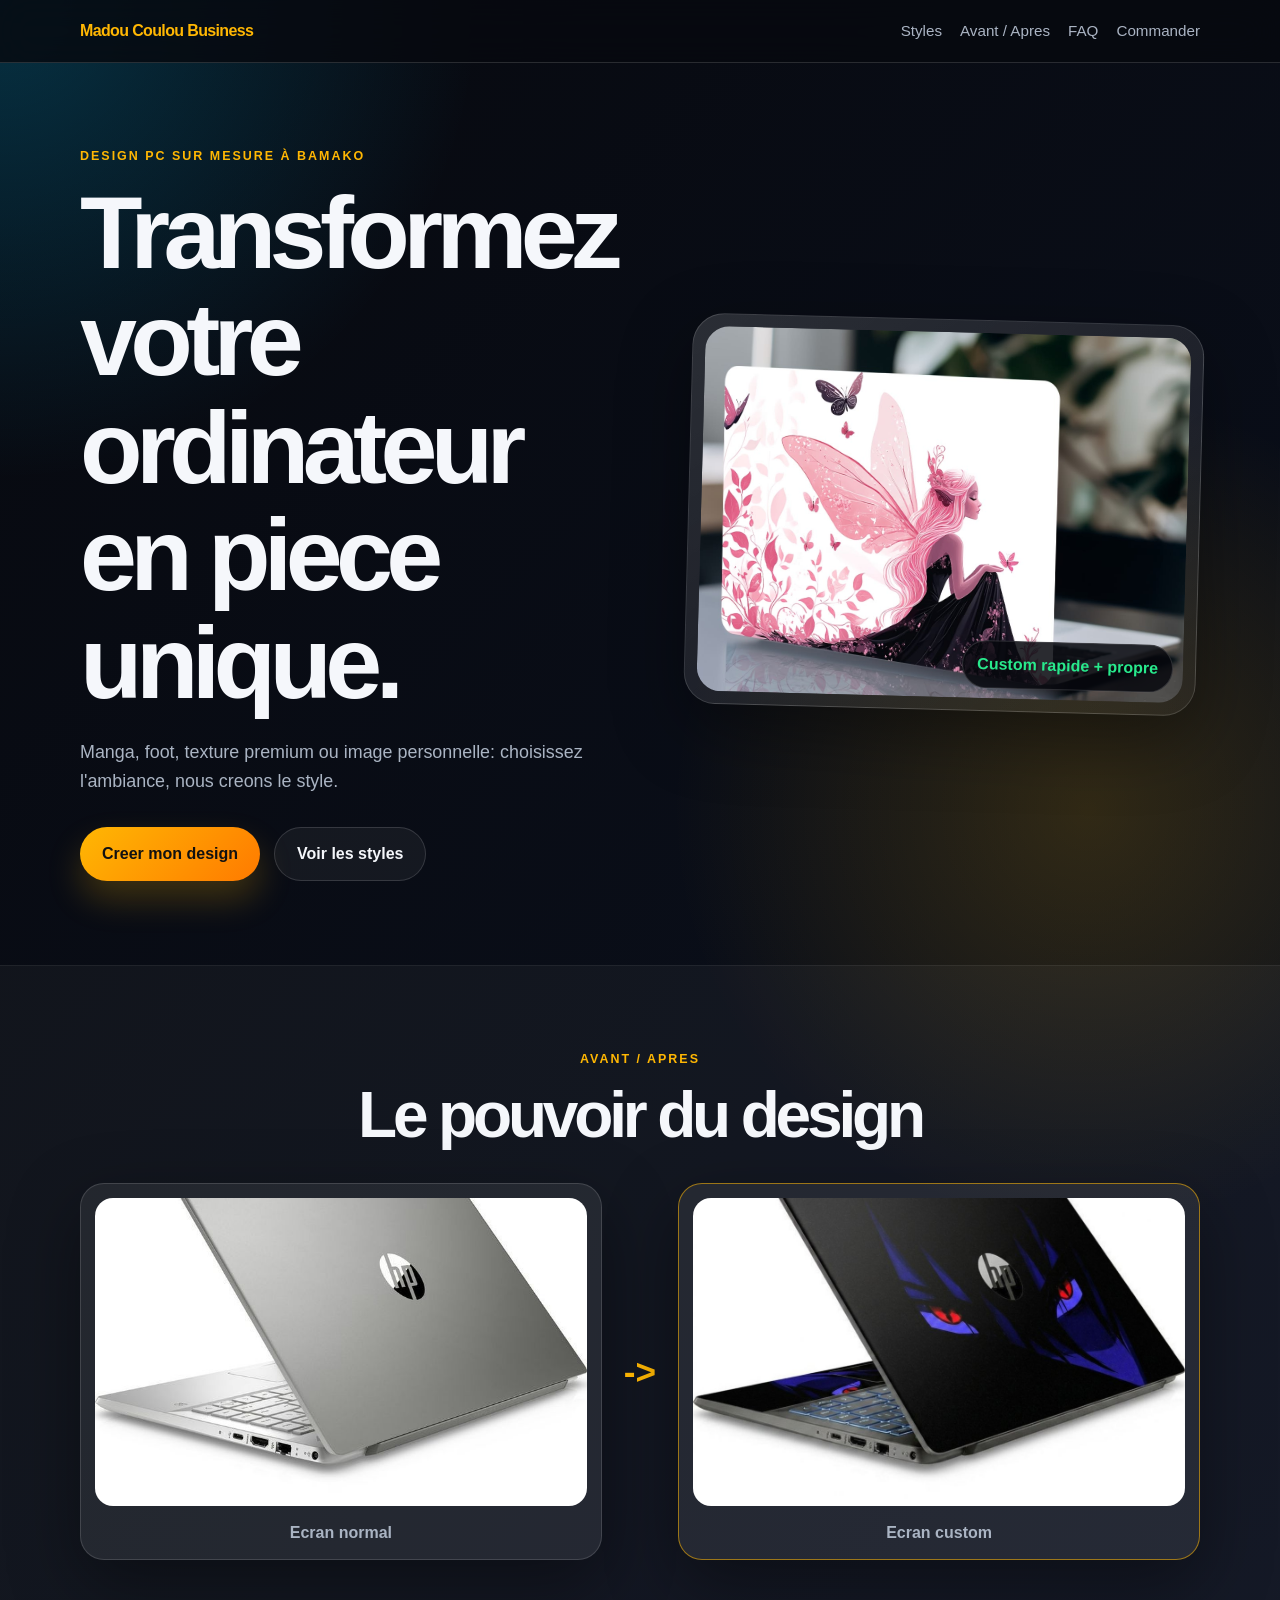
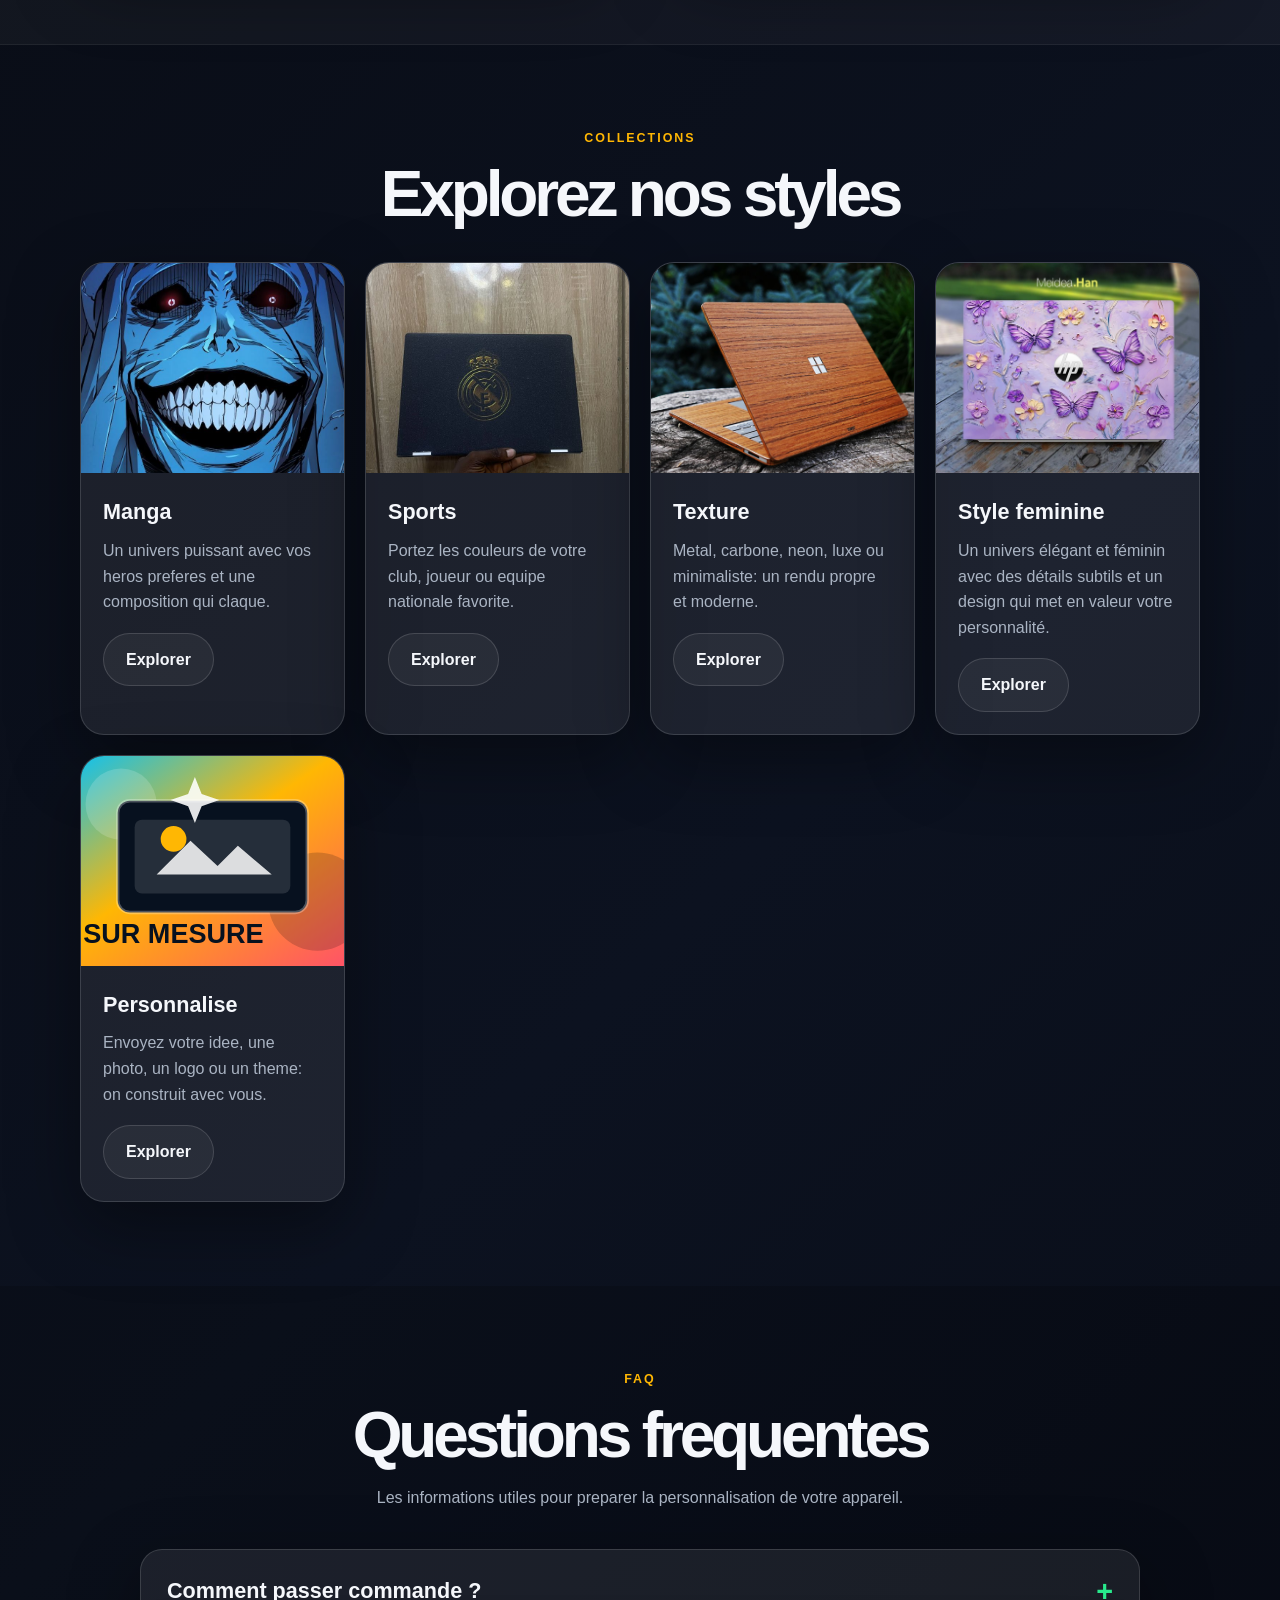
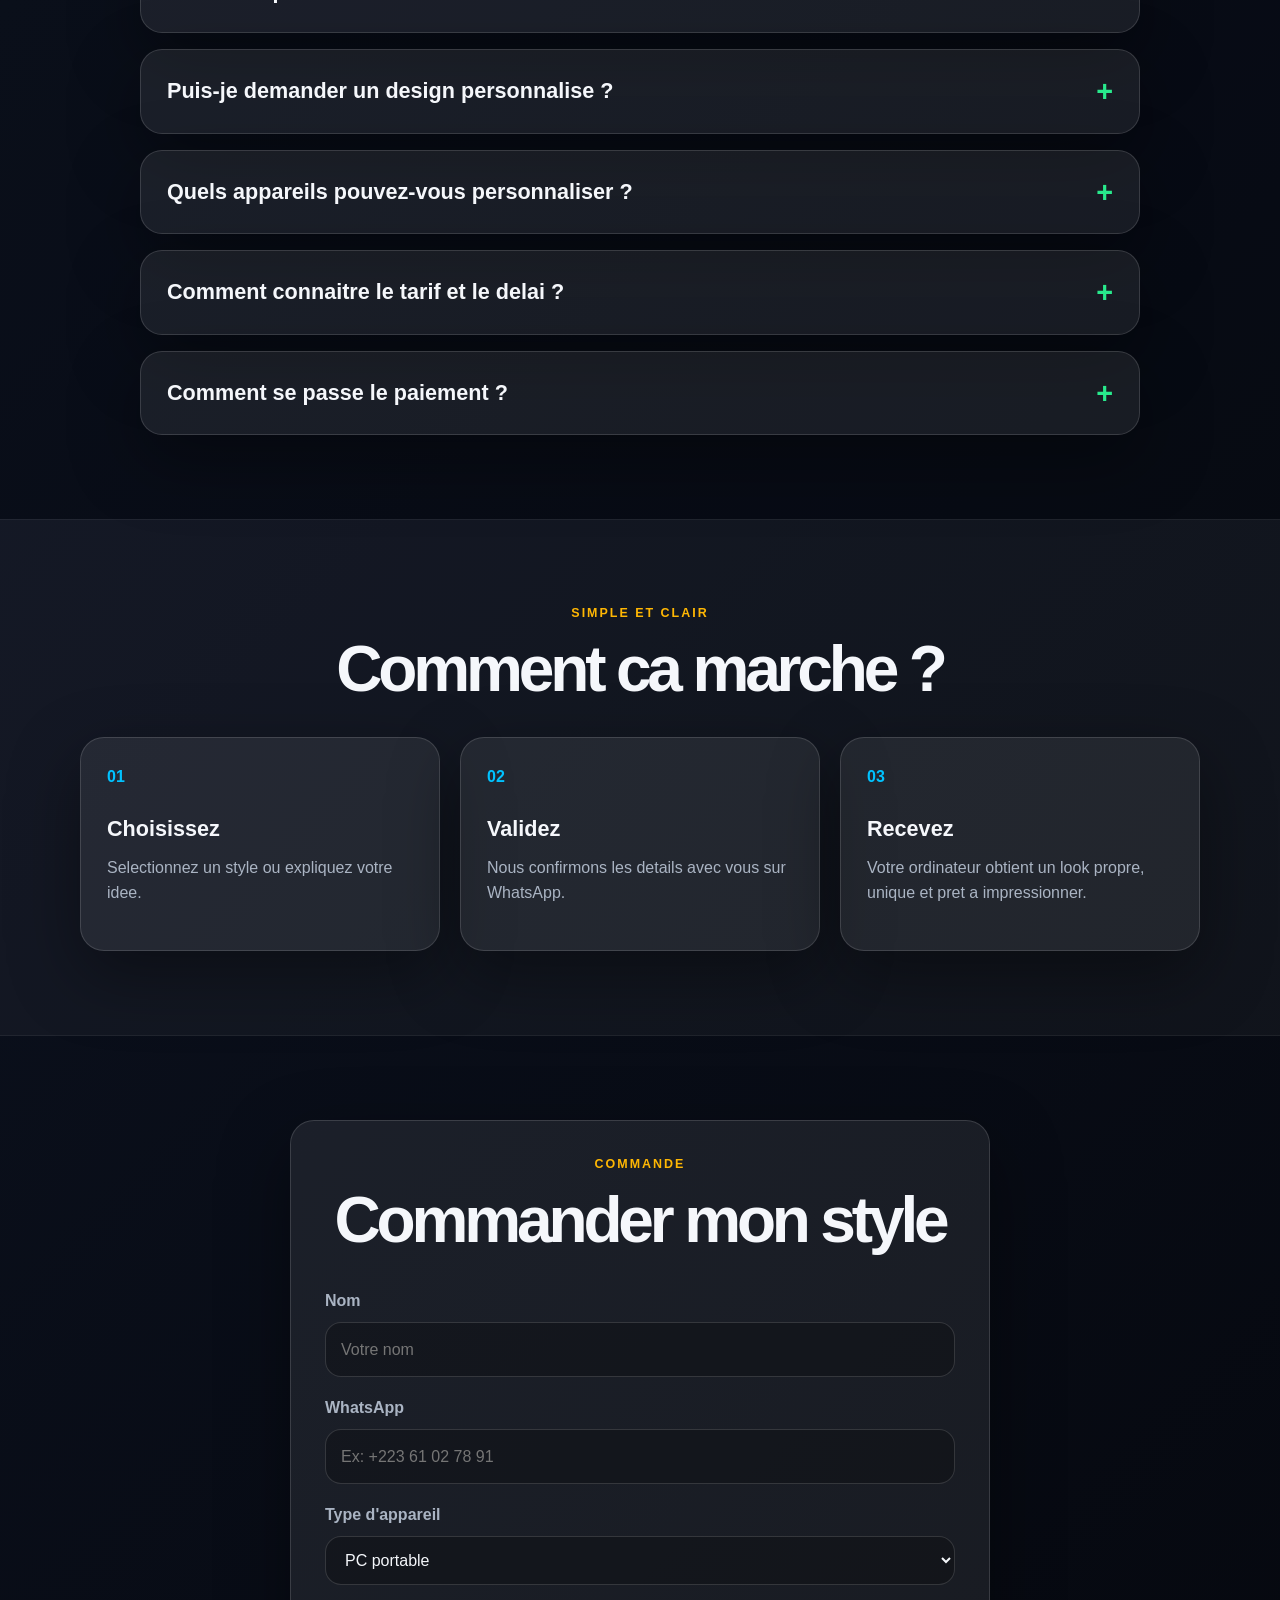
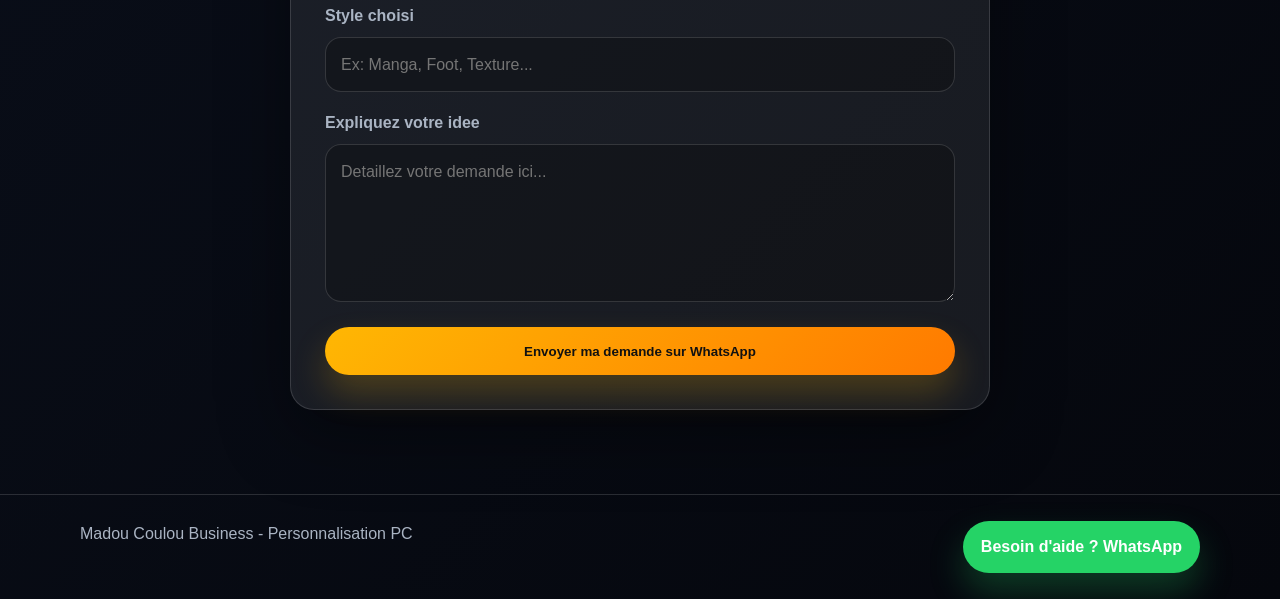
<file: index.html>
<!DOCTYPE html>
<html lang="fr">
<head>
    <meta charset="UTF-8">
    <meta name="viewport" content="width=device-width, initial-scale=1.0">
    <meta name="description" content="Madou Coulou Business personnalise vos ordinateurs avec des designs manga, foot, texture ou sur mesure.">
    <title>Madou Coulou Business - Personnalisation PC</title>
    <link rel="stylesheet" href="style.css">
</head>
<body>


    <header class="site-header">
        <div class="container header-content">
            <a href="index.html" class="logo">Madou Coulou Business</a>
            <nav class="main-nav" aria-label="Navigation principale">
                <a href="#styles">Styles</a>
                <a href="#avant-apres">Avant / Apres</a>
                <a href="#questions">FAQ</a>
                <a href="#commande">Commander</a>
            </nav>
        </div>
    </header>

    <main>
        <section id="hero" class="hero-section">
            <div class="container hero-grid">
                <div class="hero-copy">
                    <p class="eyebrow">Design PC sur mesure à Bamako</p>
                    <h1>Transformez votre ordinateur en piece unique.</h1>
                    <p>Manga, foot, texture premium ou image personnelle: choisissez l'ambiance, nous creons le style.</p>
                    <div class="hero-actions">
                        <a href="#commande" class="btn btn-primary">Creer mon design</a>
                        <a href="#styles" class="btn btn-ghost">Voir les styles</a>
                    </div>
                </div>
                <div class="hero-card" aria-label="Apercu de personnalisation PC">
                    <img src="femme/4.jpg" alt="Ordinateur personnalise par Madou Coulou Business">
                    <div class="hero-badge">Custom rapide + propre</div>
                </div>
            </div>
        </section>

        <section id="avant-apres" class="section-soft">
            <div class="container">
                <p class="eyebrow center">Avant / Apres</p>
                <h2 class="section-title">Le pouvoir du design</h2>
                <div class="comparison-container">
                    <article class="comp-box">
                        <img src="img/pc avant.jpg" alt="PC avant personnalisation">
                        <p>Ecran normal</p>
                    </article>
                    <div class="icon-arrow" aria-hidden="true">-></div>
                    <article class="comp-box highlight">
                        <img src="img/pc apres .jpeg" alt="PC apres personnalisation">
                        <p>Ecran custom</p>
                    </article>
                </div>
            </div>
        </section>
<!-- les collections ( styles) -->
        <section id="styles">
            <div class="container">
                <p class="eyebrow center">Collections</p>
                <h2 class="section-title">Explorez nos styles</h2>
                <div class="style-grid">
                    <article class="style-card manga-card">
                        <img class="style-visual" src="manga/0.jpg" alt="Apercu d'un design PC style manga">
                        <div class="style-card-content">
                            <h3>Manga</h3>
                            <p>Un univers puissant avec vos heros preferes et une composition qui claque.</p>
                            <a href="monga.html" class="btn btn-secondary">Explorer</a>
                        </div>
                    </article>
                    <article class="style-card foot-card">
                        <img class="style-visual" src="foot/0" alt="Apercu d'un design PC style foot">
                        <div class="style-card-content">
                            <h3>Sports</h3>
                            <p>Portez les couleurs de votre club, joueur ou equipe nationale favorite.</p>
                            <a href="foot.html" class="btn btn-secondary">Explorer</a>
                        </div>
                    </article>
                    <article class="style-card texture-card">
                        <img class="style-visual" src="texture/0" alt="Apercu d'un design PC style texture">
                        <div class="style-card-content">
                            <h3>Texture</h3>
                            <p>Metal, carbone, neon, luxe ou minimaliste: un rendu propre et moderne.</p>
                            <a href="texture.html" class="btn btn-secondary">Explorer</a>
                        </div>
                    </article>
                                        <article class="style-card manga-card">
                        <img class="style-visual" src="femme/2.jpg" alt="Apercu d'un design PC style manga">
                        <div class="style-card-content">
                            <h3>Style feminine</h3>
                            <p>Un univers élégant et féminin avec des détails subtils et un design qui met en valeur votre personnalité.</p>
                            <a href="feminine.html" class="btn btn-secondary">Explorer</a>
                        </div>
                    </article>
                    <article class="style-card custom-card">
                        <img class="style-visual" src="img/collection-custom.svg" alt="Apercu d'un design PC personnalise">
                        <div class="style-card-content">
                            <h3>Personnalise</h3>
                            <p>Envoyez votre idee, une photo, un logo ou un theme: on construit avec vous.</p>
                            <a href="personnalise.html" class="btn btn-secondary">Explorer</a>
                        </div>
                    </article>

                </div>
            </div>
        </section>

        <section id="questions" class="faq-section">
            <div class="container">
                <p class="eyebrow center">FAQ</p>
                <h2 class="section-title">Questions frequentes</h2>
                <p class="faq-intro">Les informations utiles pour preparer la personnalisation de votre appareil.</p>

                <div class="faq-list">
                    <details class="faq-item">
                        <summary>Comment passer commande ?</summary>
                        <div class="faq-answer">
                            Choisissez un style ou partagez votre idee dans le formulaire de commande. En l'envoyant, WhatsApp s'ouvrira pour que nous puissions confirmer les details de votre projet avec vous.
                        </div>
                    </details>

                    <details class="faq-item">
                        <summary>Puis-je demander un design personnalise ?</summary>
                        <div class="faq-answer">
                            Oui, vous pouvez proposer votre theme, votre image ou votre inspiration. Decrivez votre idee dans le formulaire, puis nous en discuterons avec vous sur WhatsApp.
                        </div>
                    </details>

                    <details class="faq-item">
                        <summary>Quels appareils pouvez-vous personnaliser ?</summary>
                        <div class="faq-answer">
                            PC portable, un PC fixe, une tablette, Télephone, Playstation, Camera et plein d'autres. Indiquez-nous le modele exact lors de votre demande.
                        </div>
                    </details>

                    <details class="faq-item">
                        <summary>Comment connaitre le tarif et le delai ?</summary>
                        <div class="faq-answer">
                            Le tarif se trouve en bas du modele que vous avez choisi.Livraison en -24h.
                        </div>
                    </details>

                    <details class="faq-item">
                        <summary>Comment se passe le paiement ?</summary>
                        <div class="faq-answer">
                            Paiement en deux parties: 50% a la commande et 50% a la livraison. Paiement Orange Money ou Wave.
                        </div>
                    </details>
                </div>
            </div>
        </section>

        <section id="process" class="section-soft">
            <div class="container">
                <p class="eyebrow center">Simple et clair</p>
                <h2 class="section-title">Comment ca marche ?</h2>
                <div class="steps-grid">
                    <article class="step-card"><span>01</span><h3>Choisissez</h3><p>Selectionnez un style ou expliquez votre idee.</p></article>
                    <article class="step-card"><span>02</span><h3>Validez</h3><p>Nous confirmons les details avec vous sur WhatsApp.</p></article>
                    <article class="step-card"><span>03</span><h3>Recevez</h3><p>Votre ordinateur obtient un look propre, unique et pret a impressionner.</p></article>
                </div>
            </div>
        </section>

        <section id="commande">
            <div class="container form-container">
                <p class="eyebrow center">Commande</p>
                <h2 class="section-title">Commander mon style</h2>
                <form id="orderForm">
                    <div class="form-group">
                        <label for="nom">Nom</label>
                        <input id="nom" type="text" name="nom" required placeholder="Votre nom">
                    </div>
                    <div class="form-group">
                        <label for="whatsapp">WhatsApp</label>
                        <input id="whatsapp" type="tel" name="whatsapp" required placeholder="Ex: +223 61 02 78 91">
                    </div>
                    <div class="form-group">
                        <label for="appareil">Type d'appareil</label>
                        <select id="appareil" name="appareil">
                            <option>PC portable</option>
                            <option>PC fixe</option>
                            <option>Tablette</option>
                        </select>
                    </div>
                    <div class="form-group">
                        <label for="style_choisi">Style choisi</label>
                        <input type="text" id="style_choisi" name="style_choisi" placeholder="Ex: Manga, Foot, Texture...">
                    </div>
                    <div class="form-group">
                        <label for="idee">Expliquez votre idee</label>
                        <textarea id="idee" name="idee" rows="5" placeholder="Detaillez votre demande ici..."></textarea>
                    </div>
                    <button type="submit" class="btn btn-primary full-width">Envoyer ma demande sur WhatsApp</button>
                </form>
            </div>
        </section>
    </main>

    <footer class="site-footer">
        <div class="container footer-content">
            <p>Madou Coulou Business - Personnalisation PC</p>
            
    <a href="https://wa.me/22376363216?text=Bonjour%20Madou%20Coulou%20Business%2C%20je%20veux%20personnaliser%20mon%20ordinateur." class="whatsapp-float" target="_blank" rel="noopener">
        Besoin d'aide ? WhatsApp
    </a>
    </footer>

    <script src="script.js"></script>
</body>
</html>
</file>
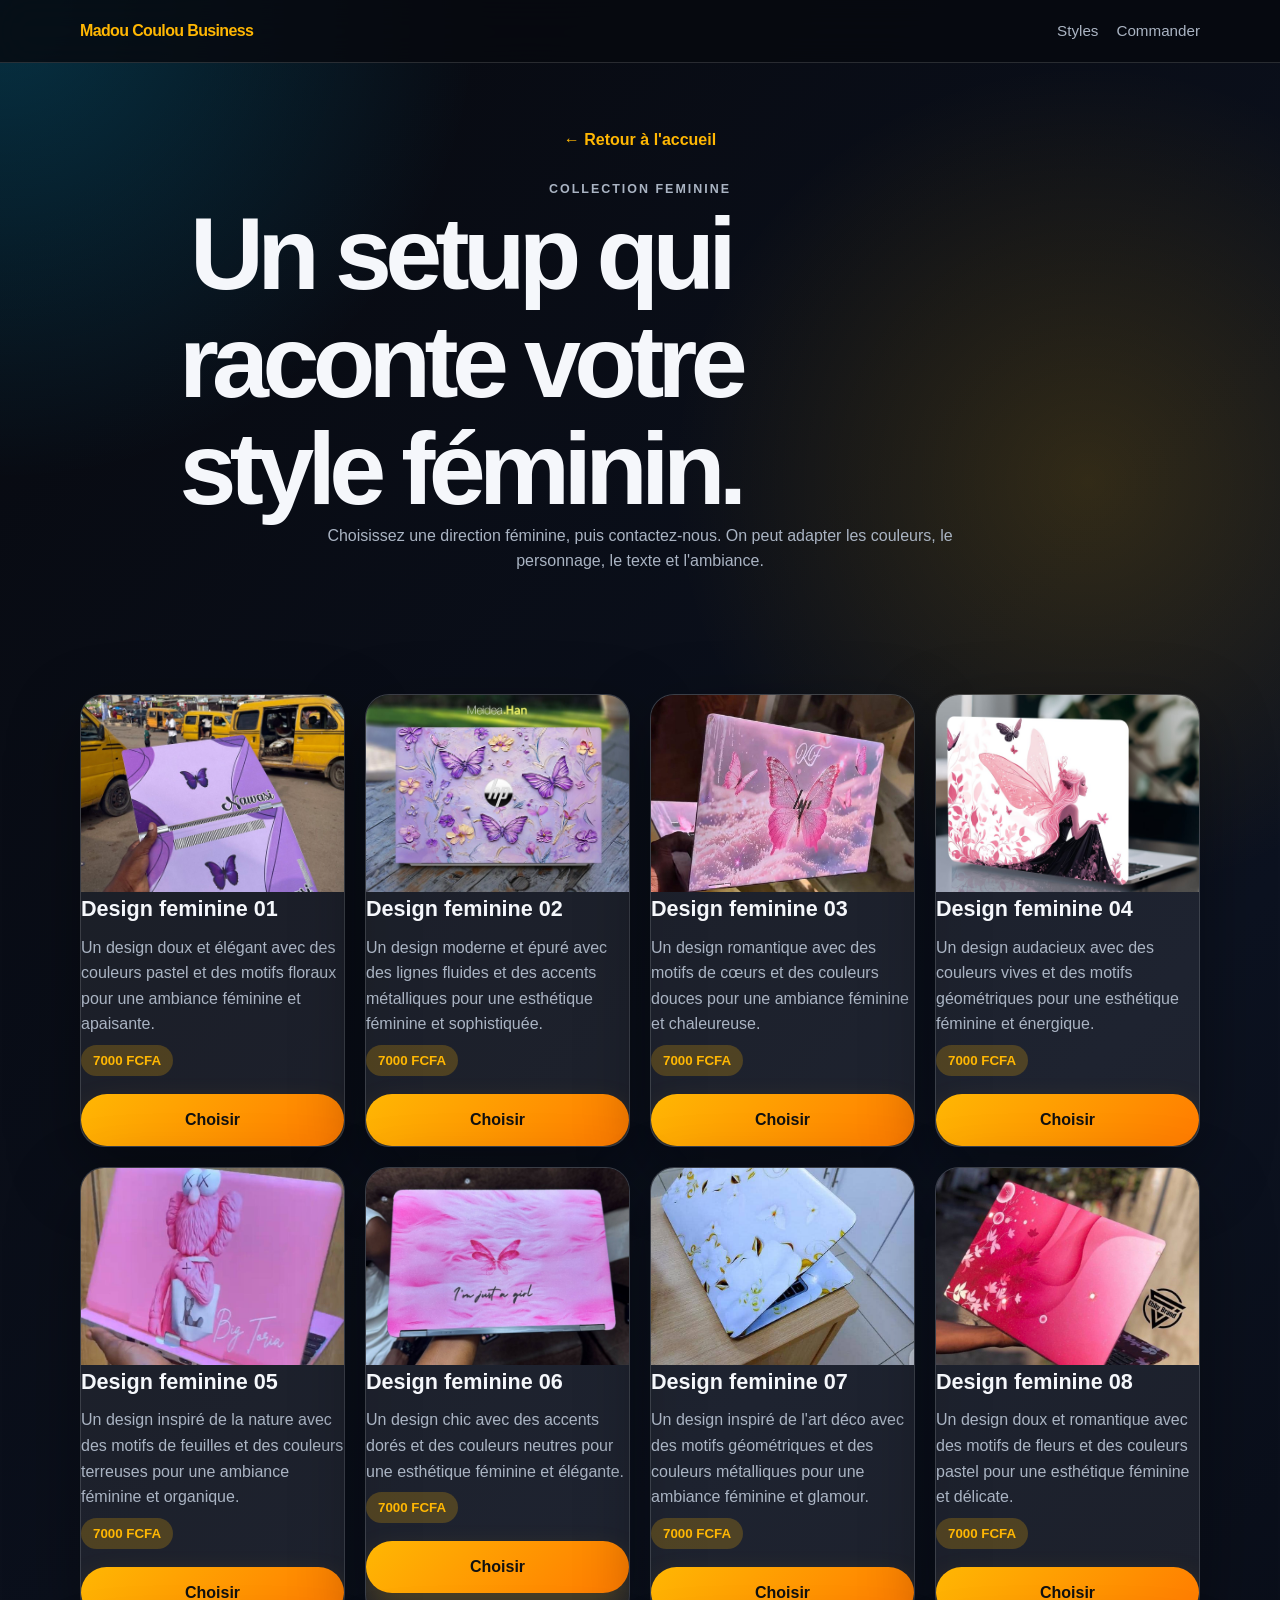
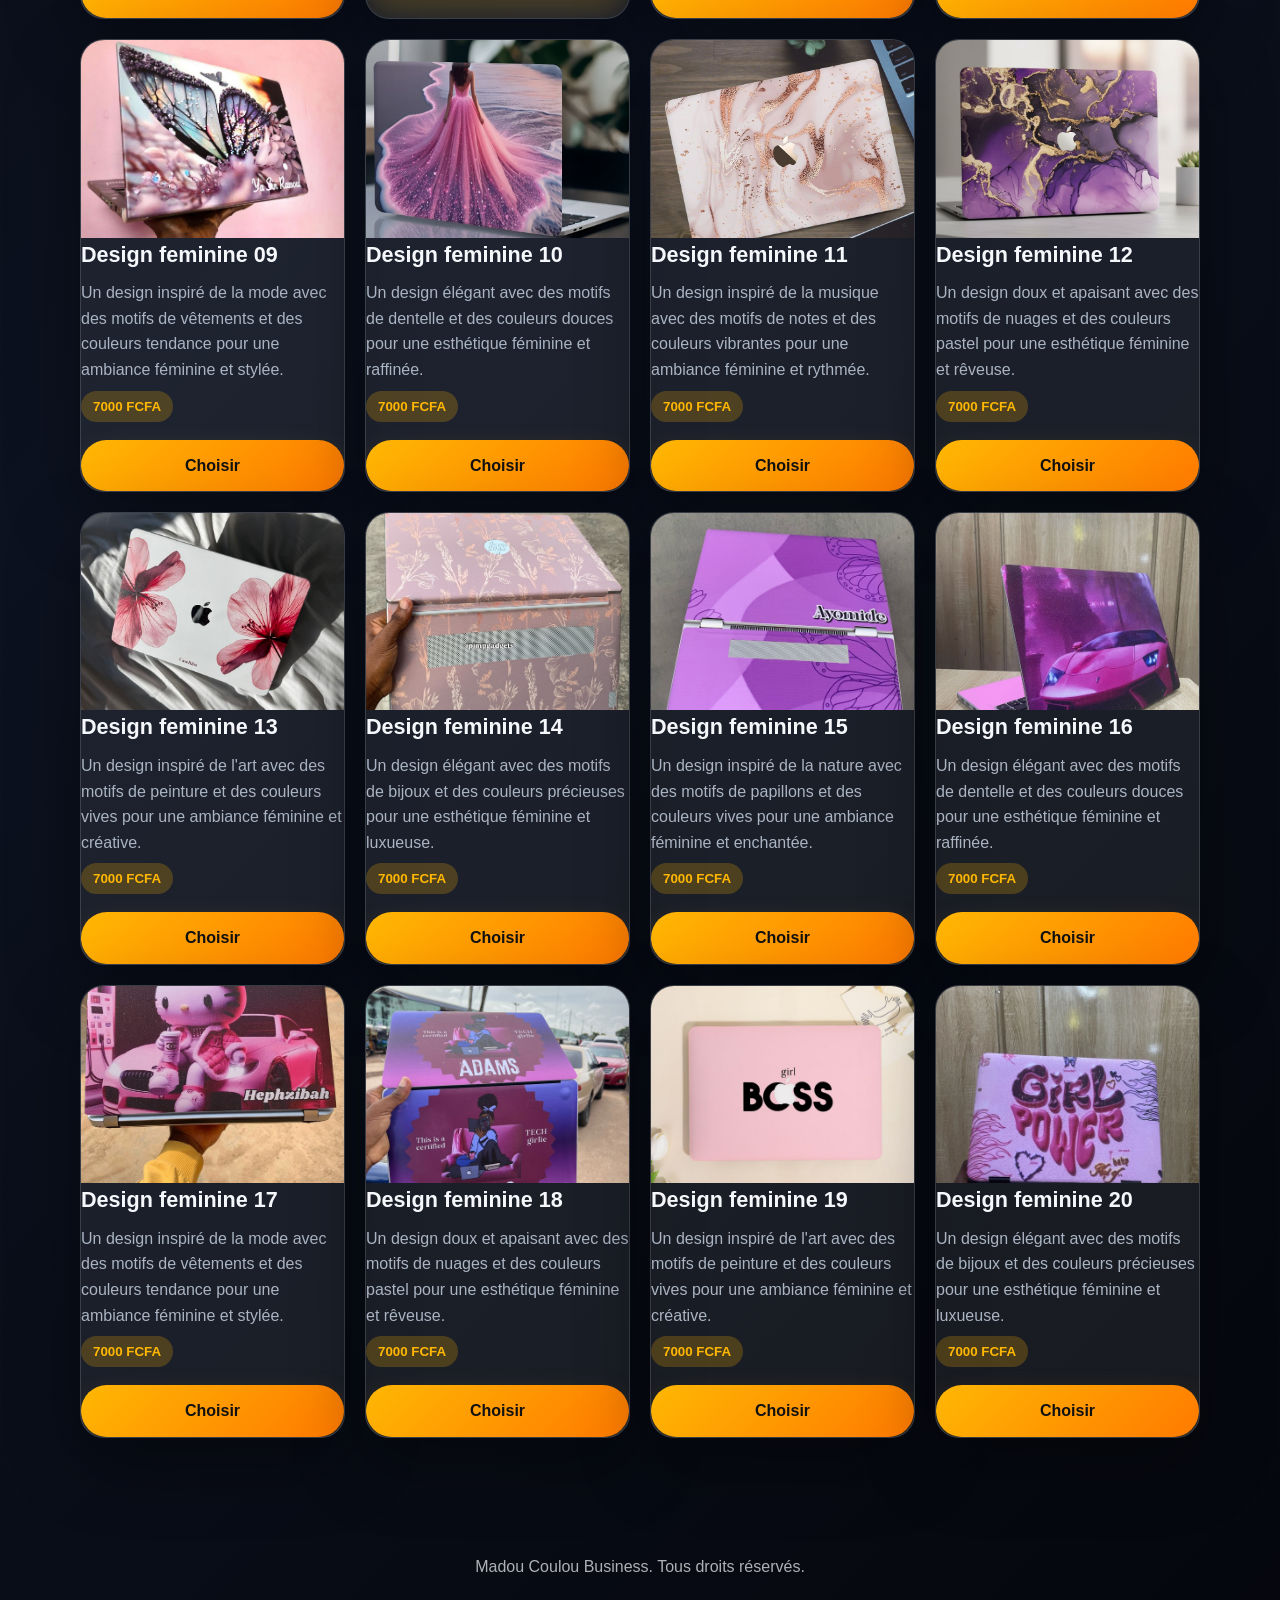
<file: feminine.html>
﻿<!DOCTYPE html>
<html lang="fr">
<head>
    <meta charset="UTF-8">
    <meta name="viewport" content="width=device-width, initial-scale=1.0">
    <meta name="description" content="Styles feminins pour personnaliser votre ordinateur avec Madou Coulou Business.">
    <title>Styles Feminins - Madou Coulou Business</title>
    <link rel="stylesheet" href="style.css">
</head>
<body>
    <header class="site-header">
        <div class="container header-content">
            <a href="index.html" class="logo">Madou Coulou Business</a>
            <nav class="main-nav" aria-label="Navigation principale">
                <a href="index.html#styles">Styles</a>
                <a href="index.html#commande">Commander</a>
            </nav>
        </div>
    </header>

    <main>
        <section class="page-hero">
            <div class="container">
                <a class="back-link" href="index.html">← Retour à l'accueil</a>
                <p class="eyebrow center">Collection Feminine</p>
                <h1>Un setup qui raconte votre style féminin.</h1>
                <p>Choisissez une direction féminine, puis contactez-nous. On peut adapter les couleurs, le personnage, le texte et l'ambiance.</p>
            </div>
        </section>

        <section class="gallery-section">
            <div class="container gallery-grid">

                <article class="gallery-card">
                    <img src="femme/1.jpg" alt="Design PC style feminine 01">
                    <div class="gallery-card-content">
                        <h3>Design feminine 01</h3>
                        <p>Un design doux et élégant avec des couleurs pastel et des motifs floraux pour une ambiance féminine et apaisante.<br><button class="prix">7000 FCFA</button></p>
                        <a class="btn btn-primary full-width" href="https://wa.me/22376363216?text=Bonjour%2C%20je%20veux%20choisir%20le%20design%20feminine%2001." target="_blank" rel="noopener">Choisir</a>
                    </div>
                </article>

                <article class="gallery-card">
                    <img src="femme/2.jpg" alt="Design PC style feminine 02">
                    <div class="gallery-card-content">
                        <h3>Design feminine 02</h3>
                        <p>Un design moderne et épuré avec des lignes fluides et des accents métalliques pour une esthétique féminine et sophistiquée.<br><button class="prix">7000 FCFA</button></p>
                        <a class="btn btn-primary full-width" href="https://wa.me/22376363216?text=Bonjour%2C%20je%20veux%20choisir%20le%20design%20feminine%2002." target="_blank" rel="noopener">Choisir</a>
                    </div>
                </article>

                <article class="gallery-card">
                    <img src="femme/3.jfif" alt="Design PC style feminine 03">
                    <div class="gallery-card-content">
                        <h3>Design feminine 03</h3>
                        <p>Un design romantique avec des motifs de cœurs et des couleurs douces pour une ambiance féminine et chaleureuse.<br><button class="prix">7000 FCFA</button></p>
                        <a class="btn btn-primary full-width" href="https://wa.me/22376363216?text=Bonjour%2C%20je%20veux%20choisir%20le%20design%20feminine%2003." target="_blank" rel="noopener">Choisir</a>
                    </div>
                </article>

                <article class="gallery-card">
                    <img src="femme/4.jpg" alt="Design PC style feminine 04">
                    <div class="gallery-card-content">
                        <h3>Design feminine 04</h3>
                        <p>Un design audacieux avec des couleurs vives et des motifs géométriques pour une esthétique féminine et énergique.<br><button class="prix">7000 FCFA</button></p>
                        <a class="btn btn-primary full-width" href="https://wa.me/22376363216?text=Bonjour%2C%20je%20veux%20choisir%20le%20design%20feminine%2004." target="_blank" rel="noopener">Choisir</a>
                    </div>
                </article>

                <article class="gallery-card">
                    <img src="femme/5.jpg" alt="Design PC style feminine 05">
                    <div class="gallery-card-content">
                        <h3>Design feminine 05</h3>
                        <p>Un design inspiré de la nature avec des motifs de feuilles et des couleurs terreuses pour une ambiance féminine et organique.<br><button class="prix">7000 FCFA</button></p>
                        <a class="btn btn-primary full-width" href="https://wa.me/22376363216?text=Bonjour%2C%20je%20veux%20choisir%20le%20design%20feminine%2005." target="_blank" rel="noopener">Choisir</a>
                    </div>
                </article>

                <article class="gallery-card">
                    <img src="femme/6.jpg" alt="Design PC style feminine 06">
                    <div class="gallery-card-content">
                        <h3>Design feminine 06</h3>
                        <p>Un design chic avec des accents dorés et des couleurs neutres pour une esthétique féminine et élégante.<br><button class="prix">7000 FCFA</button></p>
                        <a class="btn btn-primary full-width" href="https://wa.me/22376363216?text=Bonjour%2C%20je%20veux%20choisir%20le%20design%20feminine%2006." target="_blank" rel="noopener">Choisir</a>
                    </div>
                </article>

                <article class="gallery-card">
                    <img src="femme/7.jpg" alt="Design PC style feminine 07">
                    <div class="gallery-card-content">
                        <h3>Design feminine 07</h3>
                        <p>Un design inspiré de l'art déco avec des motifs géométriques et des couleurs métalliques pour une ambiance féminine et glamour.<br><button class="prix">7000 FCFA</button></p>
                        <a class="btn btn-primary full-width" href="https://wa.me/22376363216?text=Bonjour%2C%20je%20veux%20choisir%20le%20design%20feminine%2007." target="_blank" rel="noopener">Choisir</a>
                    </div>
                </article>

                <article class="gallery-card">
                    <img src="femme/8.jpg" alt="Design PC style feminine 08">
                    <div class="gallery-card-content">
                        <h3>Design feminine 08</h3>
                        <p>Un design doux et romantique avec des motifs de fleurs et des couleurs pastel pour une esthétique féminine et délicate.<br><button class="prix">7000 FCFA</button></p>
                        <a class="btn btn-primary full-width" href="https://wa.me/22376363216?text=Bonjour%2C%20je%20veux%20choisir%20le%20design%20feminine%2008." target="_blank" rel="noopener">Choisir</a>
                    </div>
                </article>

                <article class="gallery-card">
                    <img src="femme/9.jpg" alt="Design PC style feminine 09">
                    <div class="gallery-card-content">
                        <h3>Design feminine 09</h3>
                        <p>Un design inspiré de la mode avec des motifs de vêtements et des couleurs tendance pour une ambiance féminine et stylée.<br><button class="prix">7000 FCFA</button></p>
                        <a class="btn btn-primary full-width" href="https://wa.me/22376363216?text=Bonjour%2C%20je%20veux%20choisir%20le%20design%20feminine%2009." target="_blank" rel="noopener">Choisir</a>
                    </div>
                </article>

                <article class="gallery-card">
                    <img src="femme/10.jpg" alt="Design PC style feminine 10">
                    <div class="gallery-card-content">
                        <h3>Design feminine 10</h3>
                        <p>Un design élégant avec des motifs de dentelle et des couleurs douces pour une esthétique féminine et raffinée.<br><button class="prix">7000 FCFA</button></p>
                        <a class="btn btn-primary full-width" href="https://wa.me/22376363216?text=Bonjour%2C%20je%20veux%20choisir%20le%20design%20feminine%2010." target="_blank" rel="noopener">Choisir</a>
                    </div>
                </article>

                <article class="gallery-card">
                    <img src="femme/11.jpg" alt="Design PC style feminine 11">
                    <div class="gallery-card-content">
                        <h3>Design feminine 11</h3>
                        <p>Un design inspiré de la musique avec des motifs de notes et des couleurs vibrantes pour une ambiance féminine et rythmée.<br><button class="prix">7000 FCFA</button></p>
                        <a class="btn btn-primary full-width" href="https://wa.me/22376363216?text=Bonjour%2C%20je%20veux%20choisir%20le%20design%20feminine%2011." target="_blank" rel="noopener">Choisir</a>
                    </div>
                </article>

                <article class="gallery-card">
                    <img src="femme/12.jpg" alt="Design PC style feminine 12">
                    <div class="gallery-card-content">
                        <h3>Design feminine 12</h3>
                        <p>Un design doux et apaisant avec des motifs de nuages et des couleurs pastel pour une esthétique féminine et rêveuse.<br><button class="prix">7000 FCFA</button></p>
                        <a class="btn btn-primary full-width" href="https://wa.me/22376363216?text=Bonjour%2C%20je%20veux%20choisir%20le%20design%20feminine%2012." target="_blank" rel="noopener">Choisir</a>
                    </div>
                </article>

                <article class="gallery-card">
                    <img src="femme/13.jpg" alt="Design PC style feminine 13">
                    <div class="gallery-card-content">
                        <h3>Design feminine 13</h3>
                        <p>Un design inspiré de l'art avec des motifs de peinture et des couleurs vives pour une ambiance féminine et créative.<br><button class="prix">7000 FCFA</button></p>
                        <a class="btn btn-primary full-width" href="https://wa.me/22376363216?text=Bonjour%2C%20je%20veux%20choisir%20le%20design%20feminine%2013." target="_blank" rel="noopener">Choisir</a>
                    </div>
                </article>

                <article class="gallery-card">
                    <img src="femme/14.jpg" alt="Design PC style feminine 14">
                    <div class="gallery-card-content">
                        <h3>Design feminine 14</h3>
                        <p>Un design élégant avec des motifs de bijoux et des couleurs précieuses pour une esthétique féminine et luxueuse.<br><button class="prix">7000 FCFA</button></p>
                        <a class="btn btn-primary full-width" href="https://wa.me/22376363216?text=Bonjour%2C%20je%20veux%20choisir%20le%20design%20feminine%2014." target="_blank" rel="noopener">Choisir</a>
                    </div>
                </article>

                <article class="gallery-card">
                    <img src="femme/15.jpg" alt="Design PC style feminine 15">
                    <div class="gallery-card-content">
                        <h3>Design feminine 15</h3>
                        <p>Un design inspiré de la nature avec des motifs de papillons et des couleurs vives pour une ambiance féminine et enchantée.<br><button class="prix">7000 FCFA</button></p>
                        <a class="btn btn-primary full-width" href="https://wa.me/22376363216?text=Bonjour%2C%20je%20veux%20choisir%20le%20design%20feminine%2015." target="_blank" rel="noopener">Choisir</a>
                    </div>
                </article>

                <article class="gallery-card">
                    <img src="femme/16.jpg" alt="Design PC style feminine 16">
                    <div class="gallery-card-content">
                        <h3>Design feminine 16</h3>
                        <p>Un design élégant avec des motifs de dentelle et des couleurs douces pour une esthétique féminine et raffinée.<br><button class="prix">7000 FCFA</button></p>
                        <a class="btn btn-primary full-width" href="https://wa.me/22376363216?text=Bonjour%2C%20je%20veux%20choisir%20le%20design%20feminine%2016." target="_blank" rel="noopener">Choisir</a>
                    </div>
                </article>

                <article class="gallery-card">
                    <img src="femme/17.jpg" alt="Design PC style feminine 17">
                    <div class="gallery-card-content">
                        <h3>Design feminine 17</h3>
                        <p>Un design inspiré de la mode avec des motifs de vêtements et des couleurs tendance pour une ambiance féminine et stylée.<br><button class="prix">7000 FCFA</button></p>
                        <a class="btn btn-primary full-width" href="https://wa.me/22376363216?text=Bonjour%2C%20je%20veux%20choisir%20le%20design%20feminine%2017." target="_blank" rel="noopener">Choisir</a>
                    </div>
                </article>

                <article class="gallery-card">
                    <img src="femme/18.jpg" alt="Design PC style feminine 18">
                    <div class="gallery-card-content">
                        <h3>Design feminine 18</h3>
                        <p>Un design doux et apaisant avec des motifs de nuages et des couleurs pastel pour une esthétique féminine et rêveuse.<br><button class="prix">7000 FCFA</button></p>
                        <a class="btn btn-primary full-width" href="https://wa.me/22376363216?text=Bonjour%2C%20je%20veux%20choisir%20le%20design%20feminine%2018." target="_blank" rel="noopener">Choisir</a>
                    </div>
                </article>

                <article class="gallery-card">
                    <img src="femme/19.jpg" alt="Design PC style feminine 19">
                    <div class="gallery-card-content">
                        <h3>Design feminine 19</h3>
                        <p>Un design inspiré de l'art avec des motifs de peinture et des couleurs vives pour une ambiance féminine et créative.<br><button class="prix">7000 FCFA</button></p>
                        <a class="btn btn-primary full-width" href="https://wa.me/22376363216?text=Bonjour%2C%20je%20veux%20choisir%20le%20design%20feminine%2019." target="_blank" rel="noopener">Choisir</a>
                    </div>
                </article>

                <article class="gallery-card">
                    <img src="femme/20.jpg" alt="Design PC style feminine 20">
                    <div class="gallery-card-content">
                        <h3>Design feminine 20</h3>
                        <p>Un design élégant avec des motifs de bijoux et des couleurs précieuses pour une esthétique féminine et luxueuse.<br><button class="prix">7000 FCFA</button></p>
                        <a class="btn btn-primary full-width" href="https://wa.me/22376363216?text=Bonjour%2C%20je%20veux%20choisir%20le%20design%20feminine%2020." target="_blank" rel="noopener">Choisir</a>
                    </div>
                </article>

            </div>
        </section>
    </main>

    <footer style="text-align: center; padding: 2rem; opacity: 0.7;">
        <p>Madou Coulou Business. Tous droits réservés.</p>
    </footer>
</body>
</html>
</file>
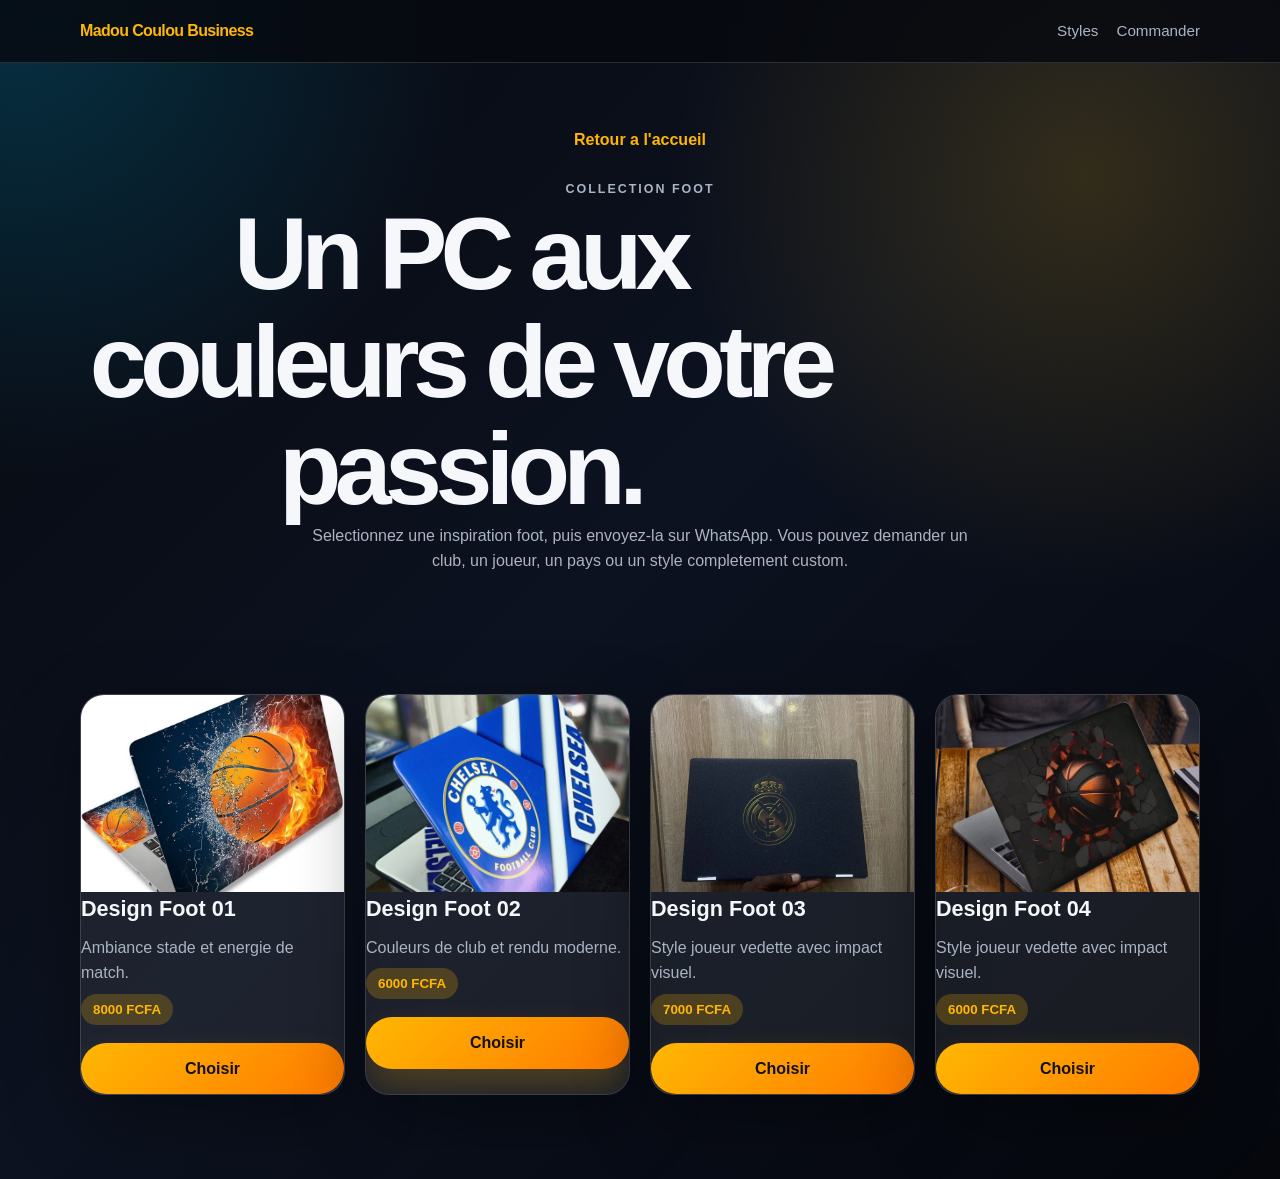
<file: foot.html>
<!DOCTYPE html>
<html lang="fr">
<head>
    <meta charset="UTF-8">
    <meta name="viewport" content="width=device-width, initial-scale=1.0">
    <meta name="description" content="Choisissez un style foot pour personnaliser votre ordinateur avec Madou Coulou Business.">
    <title>Styles Foot - Madou Coulou Business</title>
    <link rel="stylesheet" href="style.css">
</head>
<body>
    <header class="site-header">
        <div class="container header-content">
            <a href="index.html" class="logo">Madou Coulou Business</a>
            <nav class="main-nav" aria-label="Navigation principale">
                <a href="index.html#styles">Styles</a>
                <a href="index.html#commande">Commander</a>
            </nav>
        </div>
    </header>

    <main>
        <section class="page-hero">
            <div class="container">
                <a class="back-link" href="index.html">Retour a l'accueil</a>
                <p class="eyebrow center">Collection Foot</p>
                <h1>Un PC aux couleurs de votre passion.</h1>
                <p>Selectionnez une inspiration foot, puis envoyez-la sur WhatsApp. Vous pouvez demander un club, un joueur, un pays ou un style completement custom.</p>
            </div>
        </section>

        <section>
            <div class="container gallery-grid">
                <article class="gallery-card">
                    <img src="foot/1" alt="Design PC foot 01">
                    <div class="gallery-card-content"><h3>Design Foot 01</h3><p>Ambiance stade et energie de match.<br><button class="prix">8000 FCFA</button></p><a class="btn btn-primary full-width" href="https://wa.me/22376363216?text=Bonjour%2C%20je%20veux%20choisir%20le%20design%20Foot%2001." target="_blank" rel="noopener">Choisir</a></div>
                </article>
                <article class="gallery-card">
                    <img src="foot/2" alt="Design PC foot 02">
                    <div class="gallery-card-content"><h3>Design Foot 02</h3><p>Couleurs de club et rendu moderne.<br><button class="prix">6000 FCFA</button></p><a class="btn btn-primary full-width" href="https://wa.me/22376363216?text=Bonjour%2C%20je%20veux%20choisir%20le%20design%20Foot%2002." target="_blank" rel="noopener">Choisir</a></div>
                </article>
                <article class="gallery-card">
                    <img src="foot/0" alt="Design PC foot 03">
                    <div class="gallery-card-content"><h3>Design Foot 03</h3><p>Style joueur vedette avec impact visuel.<br><button class="prix">7000 FCFA</button></p><a class="btn btn-primary full-width" href="https://wa.me/22376363216?text=Bonjour%2C%20je%20veux%20choisir%20le%20design%20Foot%2003." target="_blank" rel="noopener">Choisir</a></div>
                </article>
                    <article class="gallery-card">
                    <img src="foot/3"alt="Design PC foot 04">
                    <div class="gallery-card-content"><h3>Design Foot 04</h3><p>Style joueur vedette avec impact visuel.<br><button class="prix">6000 FCFA</button></p><a class="btn btn-primary full-width" href="https://wa.me/22376363216?text=Bonjour%2C%20je%20veux%20choisir%20le%20design%20Foot%2004." target="_blank" rel="noopener">Choisir</a></div>
                </article>
                
                
            </div>
        </section>
    </main>
</body>
</html>
</file>
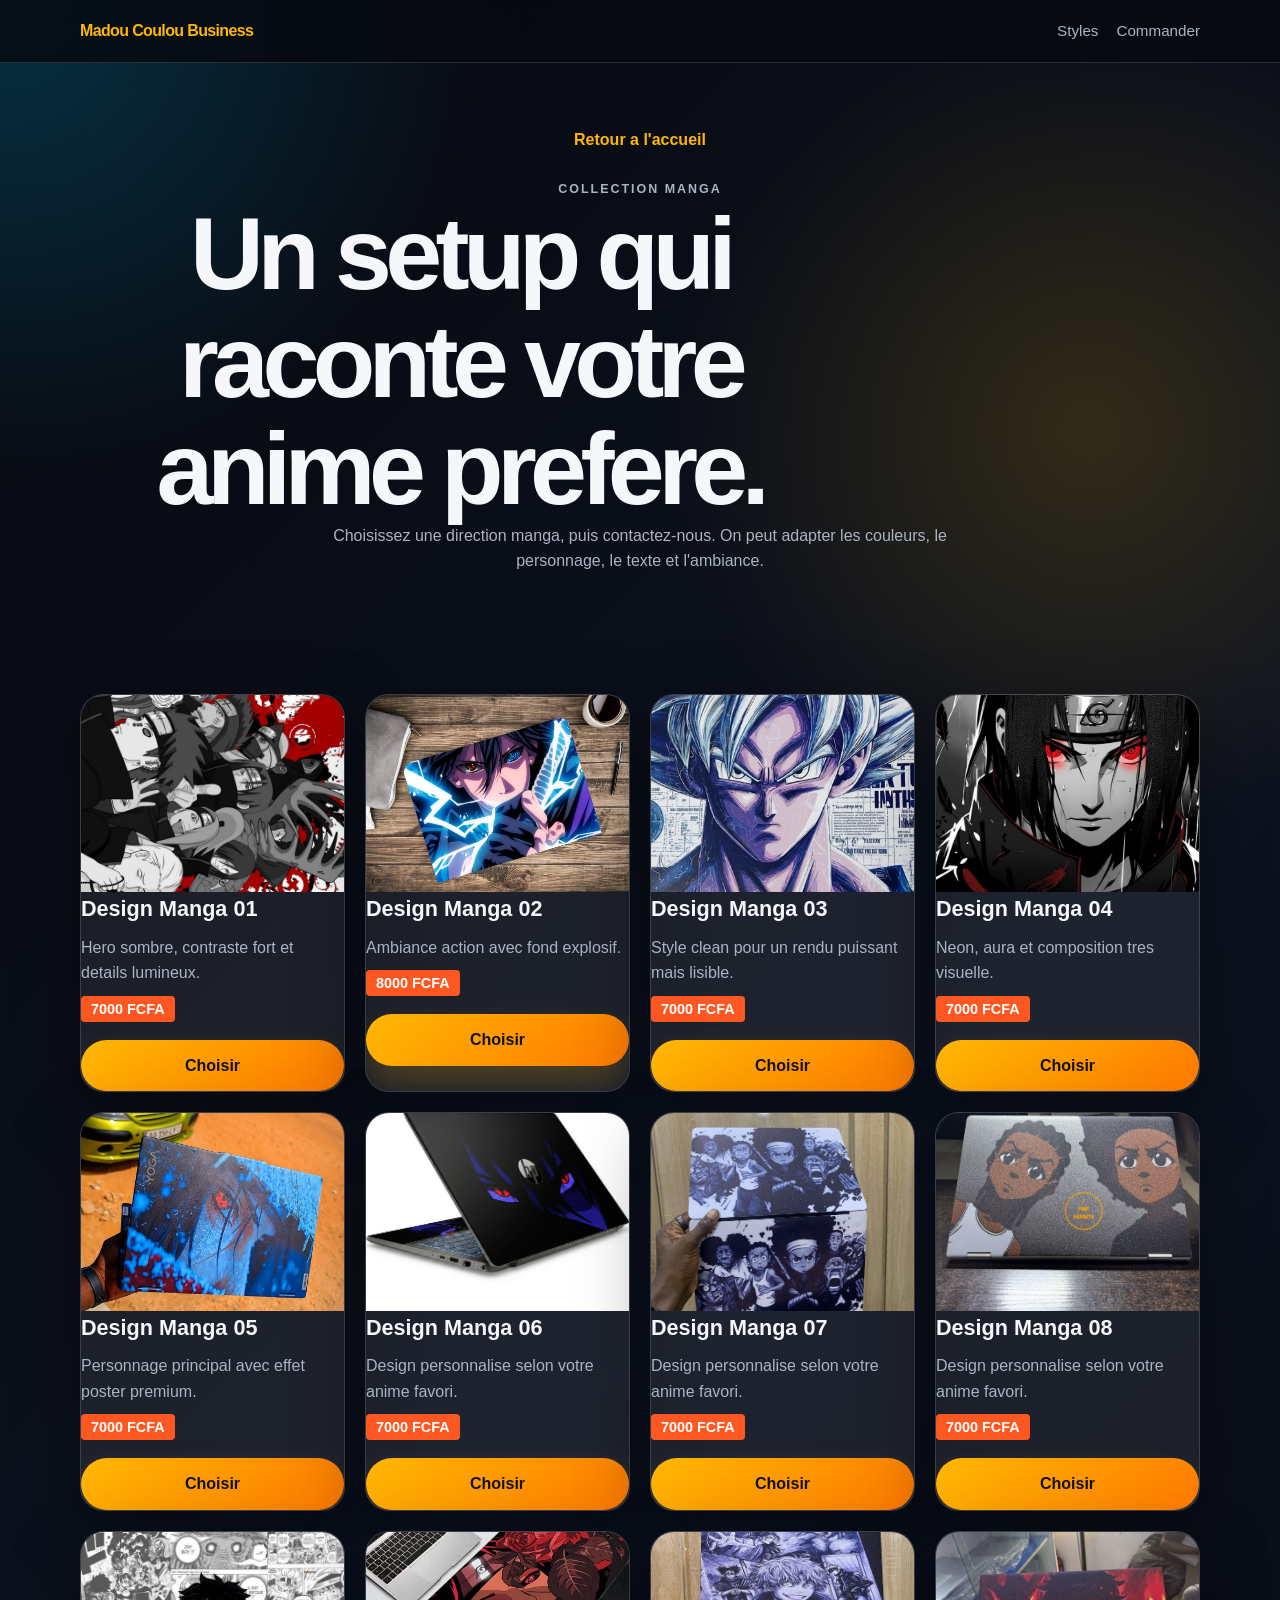
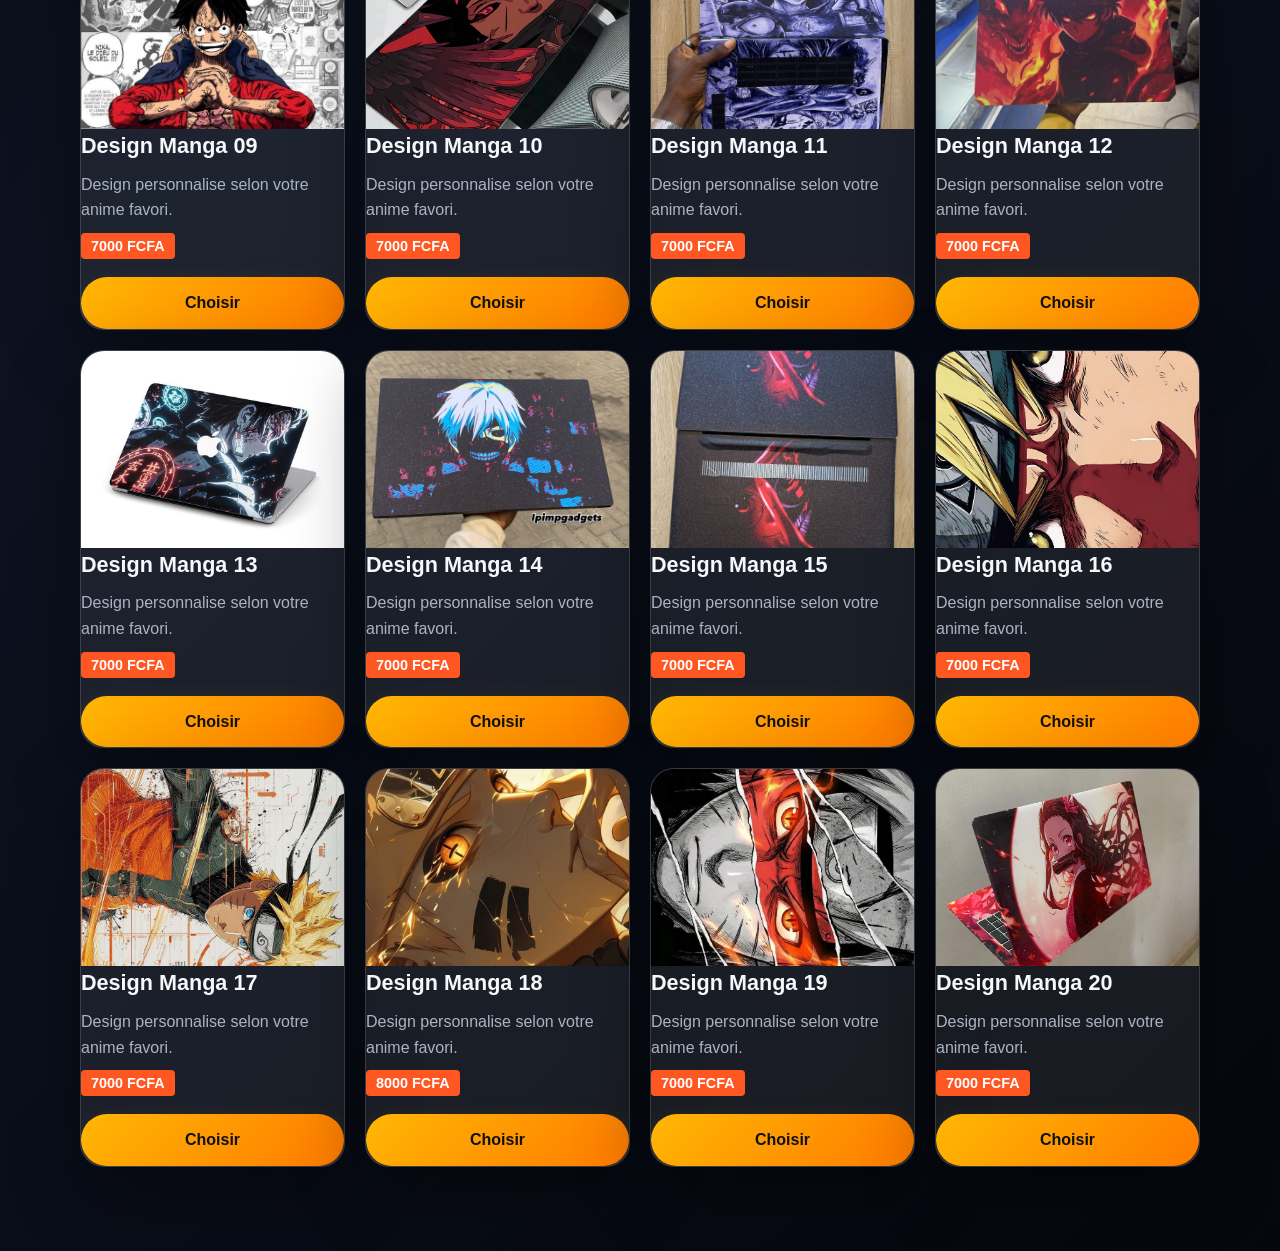
<file: monga.html>
<!DOCTYPE html>
<html lang="fr">
<head>
    <meta charset="UTF-8">
    <meta name="viewport" content="width=device-width, initial-scale=1.0">
    <meta name="description" content="Choisissez un style manga pour personnaliser votre ordinateur avec Madou Coulou Business.">
    <title>Styles Manga - Madou Coulou Business</title>
    <link rel="stylesheet" href="style.css">
    <style>
        .gallery-card-content .prix {
            background-color: #ff5722;
            color: #fff;
            border: none;
            padding: 5px 10px;
            border-radius: 4px;
            font-size: 0.9em;
            margin-top: 10px;
        }
    </style>
</head>
<body>
    <header class="site-header">
        <div class="container header-content">
            <a href="index.html" class="logo">Madou Coulou Business</a>
            <nav class="main-nav" aria-label="Navigation principale">
                <a href="index.html#styles">Styles</a>
                <a href="index.html#commande">Commander</a>
            </nav>
        </div>
    </header>

    <main>
        <section class="page-hero">
            <div class="container">
                <a class="back-link" href="index.html">Retour a l'accueil</a>
                <p class="eyebrow center">Collection Manga</p>
                <h1>Un setup qui raconte votre anime prefere.</h1>
                <p>Choisissez une direction manga, puis contactez-nous. On peut adapter les couleurs, le personnage, le texte et l'ambiance.</p>
            </div>
        </section>

        <section>
            <div class="container gallery-grid">
                <article class="gallery-card">
                    <img src="manga/1.jpg" alt="Design PC manga 01">
                    <div class="gallery-card-content"><h3>Design Manga 01</h3><p>Hero sombre, contraste fort et details lumineux. <br><button class="prix">7000 FCFA</button></p><a class="btn btn-primary full-width" href="https://wa.me/22376363216?text=Bonjour%2C%20je%20veux%20choisir%20le%20design%20Manga%2001." target="_blank" rel="noopener">Choisir</a></div>
                      
                </article>
                <article class="gallery-card">
                    <img src="manga/2" alt="Design PC manga 02">
                    <div class="gallery-card-content"><h3>Design Manga 02</h3><p>Ambiance action avec fond explosif.<br><button class="prix">8000 FCFA</button></p><a class="btn btn-primary full-width" href="https://wa.me/22376363216?text=Bonjour%2C%20je%20veux%20choisir%20le%20design%20Manga%2002." target="_blank" rel="noopener">Choisir</a></div>
                </article>
                <article class="gallery-card">
                    <img src="manga/3.jpeg" alt="Design PC manga 03">
                    <div class="gallery-card-content"><h3>Design Manga 03</h3><p>Style clean pour un rendu puissant mais lisible.<br><button class="prix">7000 FCFA</button></p><a class="btn btn-primary full-width" href="https://wa.me/22376363216?text=Bonjour%2C%20je%20veux%20choisir%20le%20design%20Manga%2003." target="_blank" rel="noopener">Choisir</a></div>
                </article>
                <article class="gallery-card">
                    <img src="manga/4.jpeg" alt="Design PC manga 04">
                    <div class="gallery-card-content"><h3>Design Manga 04</h3><p>Neon, aura et composition tres visuelle.<br><button class="prix">7000 FCFA</button></p><a class="btn btn-primary full-width" href="https://wa.me/22376363216?text=Bonjour%2C%20je%20veux%20choisir%20le%20design%20Manga%2004." target="_blank" rel="noopener">Choisir</a></div>
                </article>
                <article class="gallery-card">
                    <img src="manga/5.jpeg" alt="Design PC manga 05">
                    <div class="gallery-card-content"><h3>Design Manga 05</h3><p>Personnage principal avec effet poster premium.<br><button class="prix">7000 FCFA</button></p><a class="btn btn-primary full-width" href="https://wa.me/22376363216?text=Bonjour%2C%20je%20veux%20choisir%20le%20design%20Manga%2005." target="_blank" rel="noopener">Choisir</a></div>
                </article>
                <article class="gallery-card">
                    <img src="img/pc apres .jpeg" alt="Design PC manga 06">
                    <div class="gallery-card-content"><h3>Design Manga 06</h3><p>Design personnalise selon votre anime favori.<br><button class="prix">7000 FCFA</button></p><a class="btn btn-primary full-width" href="https://wa.me/22376363216?text=Bonjour%2C%20je%20veux%20choisir%20le%20design%20Manga%2006." target="_blank" rel="noopener">Choisir</a></div>
                </article>
                <article class="gallery-card">
                    <img src="manga/7.jpg" alt="Design PC manga 07">
                    <div class="gallery-card-content"><h3>Design Manga 07</h3><p>Design personnalise selon votre anime favori.<br><button class="prix">7000 FCFA</button></p><a class="btn btn-primary full-width" href="https://wa.me/22376363216?text=Bonjour%2C%20je%20veux%20choisir%20le%20design%20Manga%2007." target="_blank" rel="noopener">Choisir</a></div>
                </article>
                <article class="gallery-card">
                    <img src="manga/8" alt="Design PC manga 08">
                    <div class="gallery-card-content"><h3>Design Manga 08</h3><p>Design personnalise selon votre anime favori.<br><button class="prix">7000 FCFA</button></p><a class="btn btn-primary full-width" href="https://wa.me/22376363216?text=Bonjour%2C%20je%20veux%20choisir%20le%20design%20Manga%2008." target="_blank" rel="noopener">Choisir</a></div>
                </article>
                <article class="gallery-card">
                    <img src="manga/9" alt="Design PC manga 09">
                    <div class="gallery-card-content"><h3>Design Manga 09</h3><p>Design personnalise selon votre anime favori.<br><button class="prix">7000 FCFA</button></p><a class="btn btn-primary full-width" href="https://wa.me/22376363216?text=Bonjour%2C%20je%20veux%20choisir%20le%20design%20Manga%2009." target="_blank" rel="noopener">Choisir</a></div>
                </article>
                                <article class="gallery-card">
                    <img src="manga/10" alt="Design PC manga 10">
                    <div class="gallery-card-content"><h3>Design Manga 10</h3><p>Design personnalise selon votre anime favori.<br><button class="prix">7000 FCFA</button></p><a class="btn btn-primary full-width" href="https://wa.me/22376363216?text=Bonjour%2C%20je%20veux%20choisir%20le%20design%20Manga%2010." target="_blank" rel="noopener">Choisir</a></div>
                </article>
                                <article class="gallery-card">
                    <img src="manga/11" alt="Design PC manga 11">
                    <div class="gallery-card-content"><h3>Design Manga 11</h3><p>Design personnalise selon votre anime favori.<br><button class="prix">7000 FCFA</button></p><a class="btn btn-primary full-width" href="https://wa.me/22376363216?text=Bonjour%2C%20je%20veux%20choisir%20le%20design%20Manga%2011." target="_blank" rel="noopener">Choisir</a></div>
                </article>
                                <article class="gallery-card">
                    <img src="manga/12" alt="Design PC manga 12">
                    <div class="gallery-card-content"><h3>Design Manga 12</h3><p>Design personnalise selon votre anime favori.<br><button class="prix">7000 FCFA</button></p><a class="btn btn-primary full-width" href="https://wa.me/22376363216?text=Bonjour%2C%20je%20veux%20choisir%20le%20design%20Manga%2012." target="_blank" rel="noopener">Choisir</a></div>
                </article>
                                <article class="gallery-card">
                    <img src="manga/13" alt="Design PC manga 13">
                    <div class="gallery-card-content"><h3>Design Manga 13</h3><p>Design personnalise selon votre anime favori.<br><button class="prix">7000 FCFA</button></p><a class="btn btn-primary full-width" href="https://wa.me/22376363216?text=Bonjour%2C%20je%20veux%20choisir%20le%20design%20Manga%2013." target="_blank" rel="noopener">Choisir</a></div>
                </article>
                                
                <article class="gallery-card">
                    <img src="manga/14" alt="Design PC manga 14">
                    <div class="gallery-card-content"><h3>Design Manga 14</h3><p>Design personnalise selon votre anime favori.<br><button class="prix">7000 FCFA</button></p><a class="btn btn-primary full-width" href="https://wa.me/22376363216?text=Bonjour%2C%20je%20veux%20choisir%20le%20design%20Manga%2014." target="_blank" rel="noopener">Choisir</a></div>
                </article>
                <article class="gallery-card">
                    <img src="manga/15" alt="Design PC manga 15">
                    <div class="gallery-card-content"><h3>Design Manga 15</h3><p>Design personnalise selon votre anime favori.<br><button class="prix">7000 FCFA</button></p><a class="btn btn-primary full-width" href="https://wa.me/22376363216?text=Bonjour%2C%20je%20veux%20choisir%20le%20design%20Manga%2015." target="_blank" rel="noopener">Choisir</a></div>
                </article>
                <article class="gallery-card">
                    <img src="manga/16.jpeg" alt="Design PC manga 16">
                    <div class="gallery-card-content"><h3>Design Manga 16</h3><p>Design personnalise selon votre anime favori.<br><button class="prix">7000 FCFA</button></p><a class="btn btn-primary full-width" href="https://wa.me/22376363216?text=Bonjour%2C%20je%20veux%20choisir%20le%20design%20Manga%2016." target="_blank" rel="noopener">Choisir</a></div>
                </article>
                <article class="gallery-card">
                    <img src="manga/17.jpeg" alt="Design PC manga 17">
                    <div class="gallery-card-content"><h3>Design Manga 17</h3><p>Design personnalise selon votre anime favori.<br><button class="prix">7000 FCFA</button></p><a class="btn btn-primary full-width" href="https://wa.me/22376363216?text=Bonjour%2C%20je%20veux%20choisir%20le%20design%20Manga%2017." target="_blank" rel="noopener">Choisir</a></div>
                </article>
                <article class="gallery-card">
                    <img src="manga/18.jpeg" alt="Design PC manga 18">
                    <div class="gallery-card-content"><h3>Design Manga 18</h3><p>Design personnalise selon votre anime favori.<br><button class="prix">8000 FCFA</button></p><a class="btn btn-primary full-width" href="https://wa.me/22376363216?text=Bonjour%2C%20je%20veux%20choisir%20le%20design%20Manga%2018." target="_blank" rel="noopener">Choisir</a></div>
                </article>
                <article class="gallery-card">
                    <img src="manga/19.jpeg" alt="Design PC manga 19">
                    <div class="gallery-card-content"><h3>Design Manga 19</h3><p>Design personnalise selon votre anime favori.<br><button class="prix">7000 FCFA</button></p><a class="btn btn-primary full-width" href="https://wa.me/22376363216?text=Bonjour%2C%20je%20veux%20choisir%20le%20design%20Manga%2019." target="_blank" rel="noopener">Choisir</a></div>
                </article>  
                <article class="gallery-card">
                    <img src="manga/20.jpeg" alt="Design PC manga 20">
                    <div class="gallery-card-content"><h3>Design Manga 20</h3><p>Design personnalise selon votre anime favori.<br><button class="prix">7000 FCFA</button></p><a class="btn btn-primary full-width" href="https://wa.me/22376363216?text=Bonjour%2C%20je%20veux%20choisir%20le%20design%20Manga%2020." target="_blank" rel="noopener">Choisir</a></div>
                </article>
                
            </div>
        </section>
    </main>
</body>
</html>
</file>
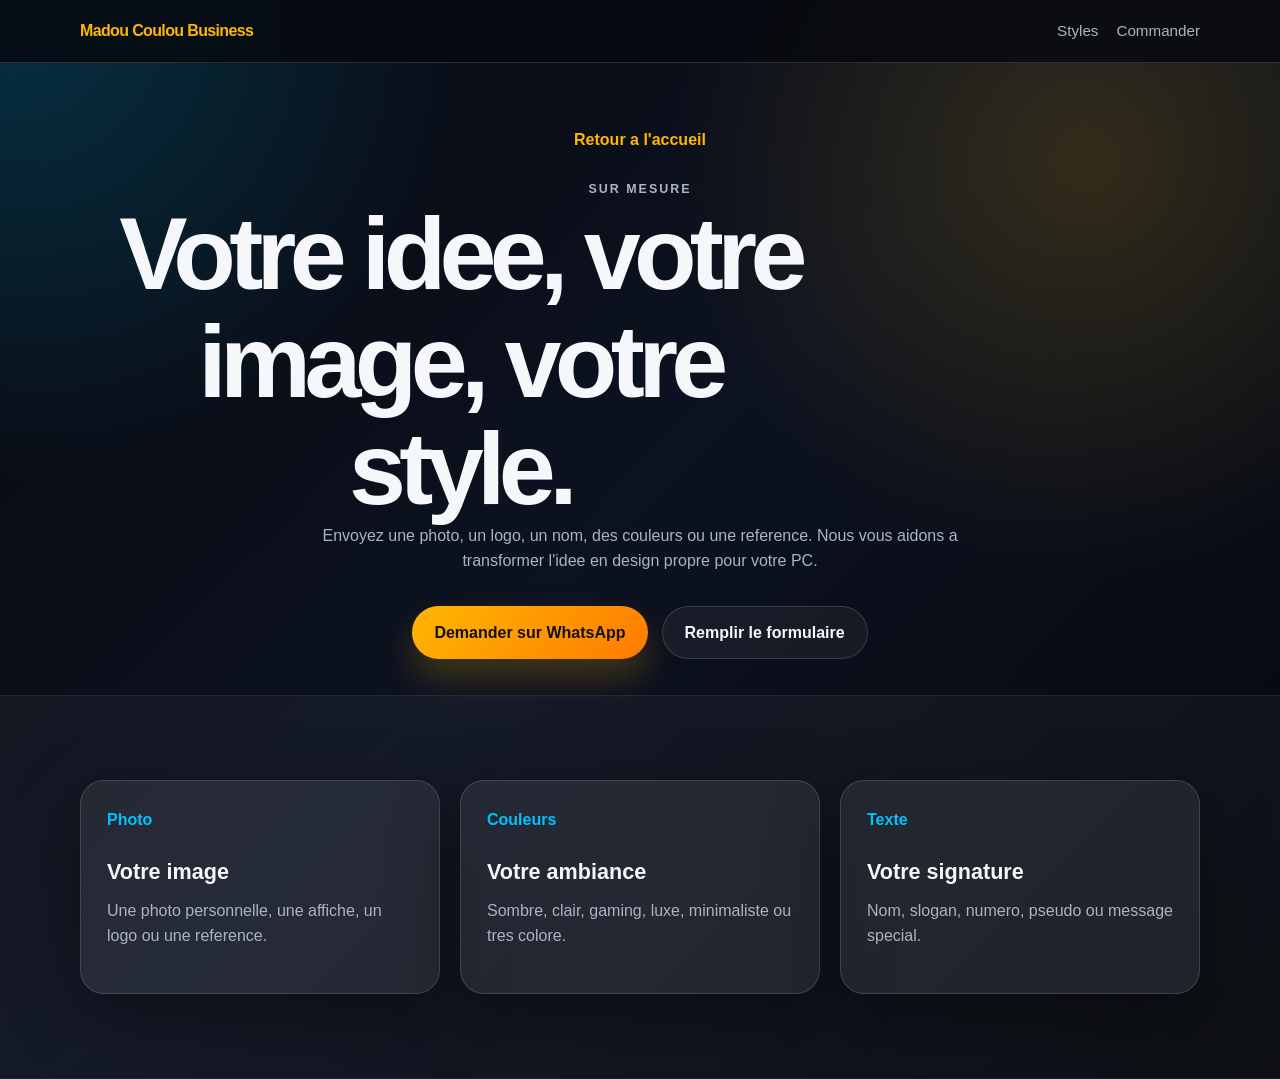
<file: personnalise.html>
﻿<!DOCTYPE html>
<html lang="fr">
<head>
    <meta charset="UTF-8">
    <meta name="viewport" content="width=device-width, initial-scale=1.0">
    <meta name="description" content="Demandez un design personnalise pour votre ordinateur avec Madou Coulou Business.">
    <title>Design Personnalise - Madou Coulou Business</title>
    <link rel="stylesheet" href="style.css">
</head>
<body>
    <header class="site-header">
        <div class="container header-content">
            <a href="index.html" class="logo">Madou Coulou Business</a>
            <nav class="main-nav" aria-label="Navigation principale">
                <a href="index.html#styles">Styles</a>
                <a href="index.html#commande">Commander</a>
            </nav>
        </div>
    </header>

    <main>
        <section class="page-hero">
            <div class="container">
                <a class="back-link" href="index.html">Retour a l'accueil</a>
                <p class="eyebrow center">Sur mesure</p>
                <h1>Votre idee, votre image, votre style.</h1>
                <p>Envoyez une photo, un logo, un nom, des couleurs ou une reference. Nous vous aidons a transformer l'idee en design propre pour votre PC.</p>
                <div class="hero-actions" style="justify-content: center;">
                    <a class="btn btn-primary" href="https://wa.me/22376363216?text=Bonjour%2C%20je%20veux%20un%20design%20PC%20personnalise." target="_blank" rel="noopener">Demander sur WhatsApp</a>
                    <a class="btn btn-ghost" href="index.html#commande">Remplir le formulaire</a>
                </div>
            </div>
        </section>

        <section class="section-soft">
            <div class="container steps-grid">
                <article class="step-card"><span>Photo</span><h3>Votre image</h3><p>Une photo personnelle, une affiche, un logo ou une reference.</p></article>
                <article class="step-card"><span>Couleurs</span><h3>Votre ambiance</h3><p>Sombre, clair, gaming, luxe, minimaliste ou tres colore.</p></article>
                <article class="step-card"><span>Texte</span><h3>Votre signature</h3><p>Nom, slogan, numero, pseudo ou message special.</p></article>
            </div>
        </section>
    </main>
</body>
</html>
</file>
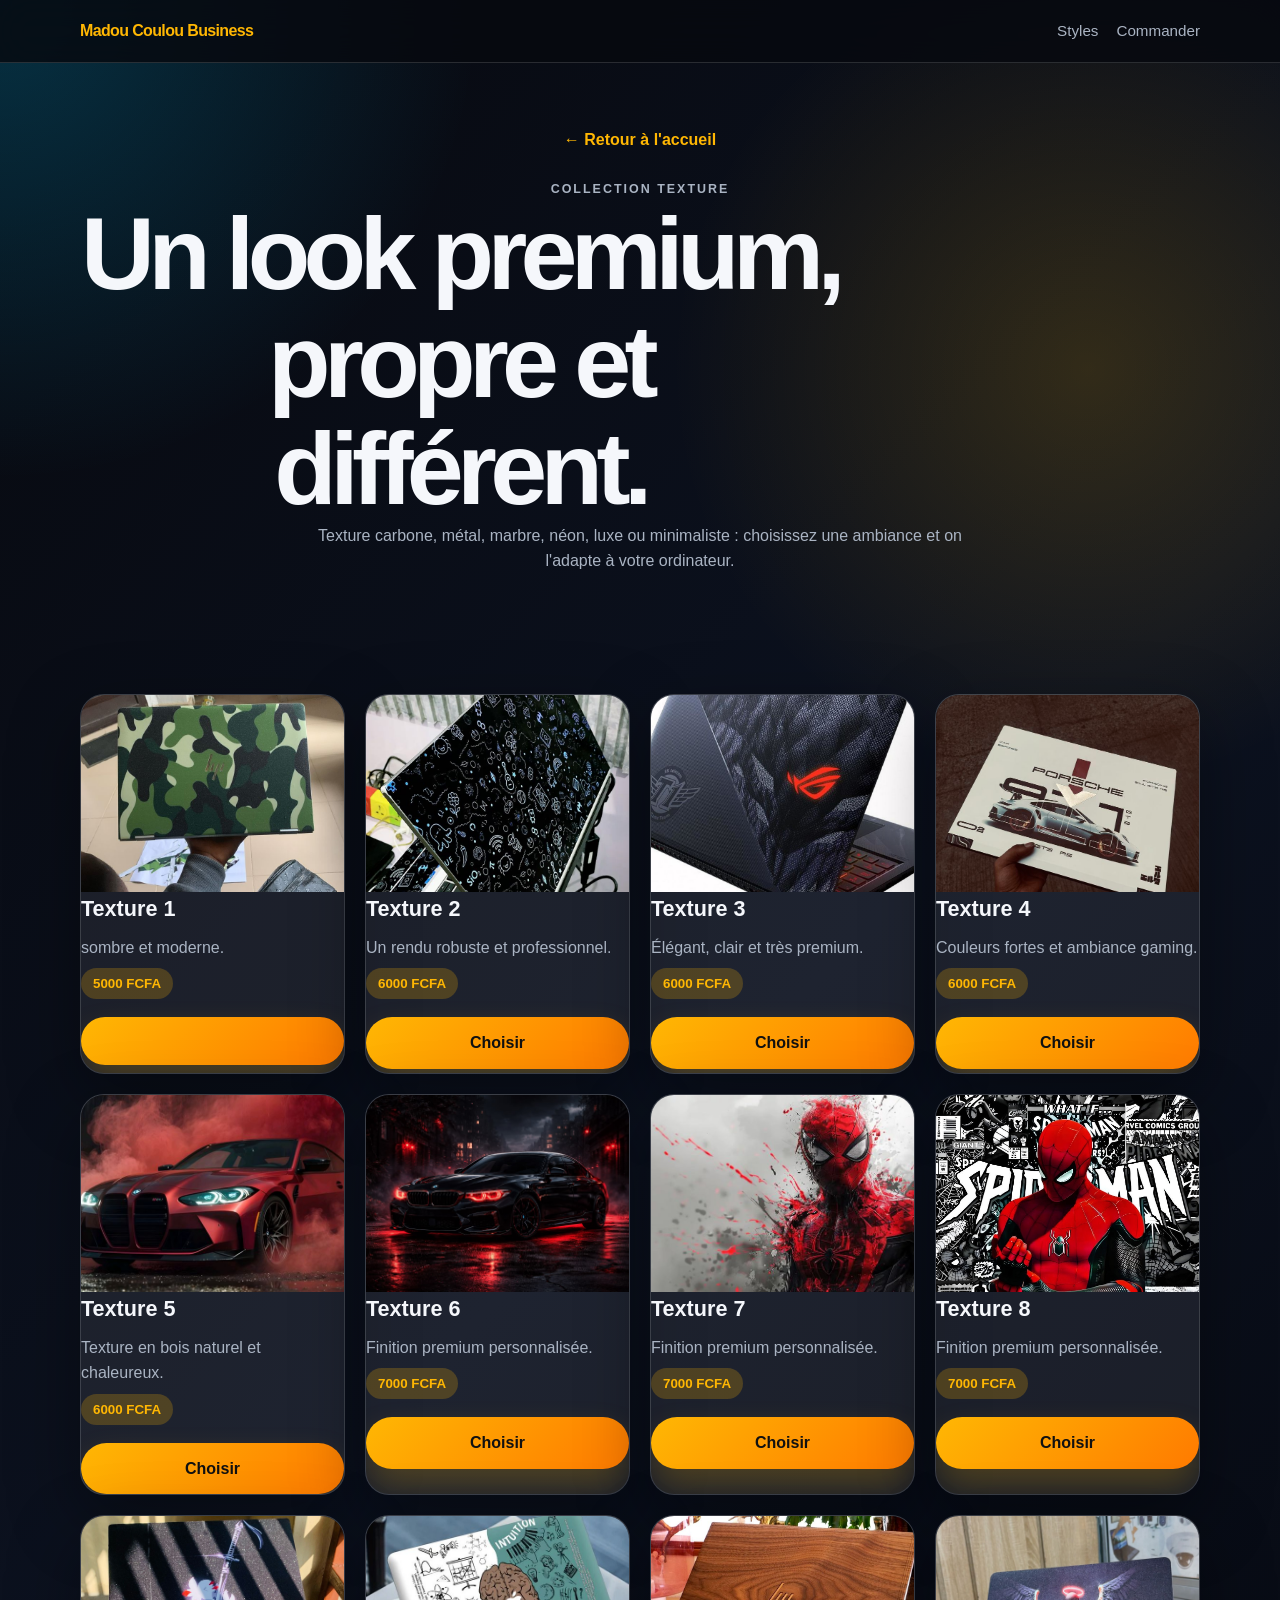
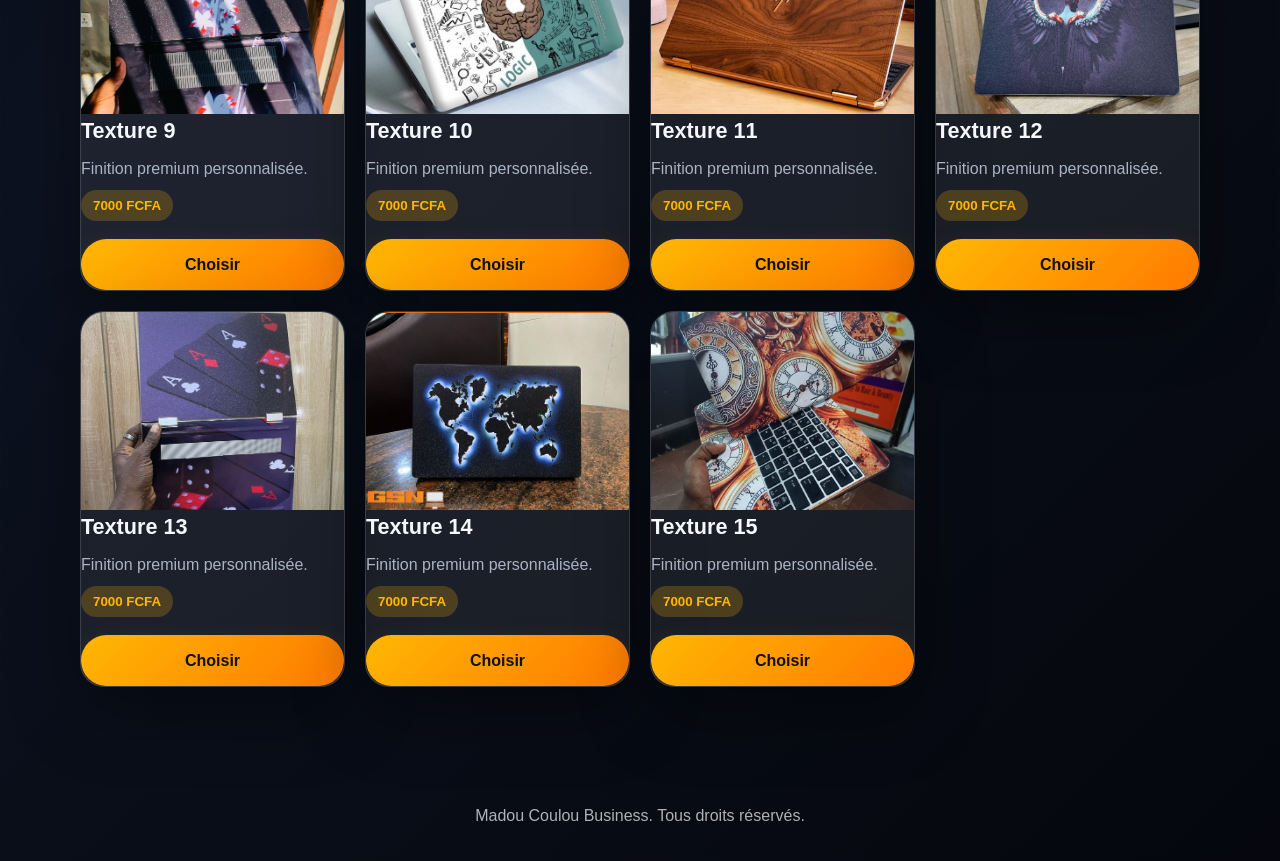
<file: texture.html>
<!DOCTYPE html>
<html lang="fr">
<head>
    <meta charset="UTF-8">
    <meta name="viewport" content="width=device-width, initial-scale=1.0">
    <meta name="description" content="Styles texture pour personnaliser votre ordinateur avec Madou Coulou Business.">
    <title>Styles Texture - Madou Coulou Business</title>
    <link rel="stylesheet" href="style.css">
</head>
<body>
    <header class="site-header">
        <div class="container header-content">
            <a href="index.html" class="logo">Madou Coulou Business</a>
            <nav class="main-nav" aria-label="Navigation principale">
                <a href="index.html#styles">Styles</a>
                <a href="index.html#commande">Commander</a>
            </nav>
        </div>
    </header>

    <main>
        <section class="page-hero">
            <div class="container">
                <a class="back-link" href="index.html">← Retour à l'accueil</a>
                <p class="eyebrow center">Collection Texture</p>
                <h1>Un look premium, propre et différent.</h1>
                <p>Texture carbone, métal, marbre, néon, luxe ou minimaliste : choisissez une ambiance et on l'adapte à votre ordinateur.</p>
            </div>
        </section>

        <section class="gallery-section">
            <div class="container gallery-grid">
                
                <!-- Texture 1 -->
                <article class="gallery-card">
                    <img src="texture/1" alt="Design PC texture carbone">
                    <div class="gallery-card-content">
                        <h3>Texture 1</h3>
                        <p> sombre et moderne.<br><button class="prix">5000 FCFA</button></p>
                        <a class="btn btn-primary full-width" href="https://wa.me/22376363216?text=Bonjour%2C%20je%20veux%20le%20design%20Texture%201%20(Carbone)." target="_blank" rel="noopener"></a></a>
                    </div>
                </article>

                <!-- Texture 2 -->
                <article class="gallery-card">
                    <img src="texture/2" alt="Design PC texture métal">
                    <div class="gallery-card-content">
                        <h3>Texture 2</h3>
                        <p>Un rendu robuste et professionnel.<br><button class="prix">6000 FCFA</button></p>
                        <a class="btn btn-primary full-width" href="https://wa.me/22376363216?text=Bonjour%2C%20je%20veux%20le%20design%20Texture%202%20(Métal)." target="_blank" rel="noopener">Choisir</a>
                    </div>
                </article>

                <!-- Texture 3 -->
                <article class="gallery-card">
                    <img src="texture/3" alt="Design PC texture marbre">
                    <div class="gallery-card-content">
                        <h3>Texture 3</h3>
                        <p>Élégant, clair et très premium.<br><button class="prix">6000 FCFA</button></p>
                        <a class="btn btn-primary full-width" href="https://wa.me/22376363216?text=Bonjour%2C%20je%20veux%20le%20design%20Texture%203%20(Marbre)." target="_blank" rel="noopener">Choisir</a>
                    </div>
                </article>

                <!-- Texture 4 -->
                <article class="gallery-card">
                    <img src="texture/4" alt="Design PC texture néon">
                    <div class="gallery-card-content">
                        <h3>Texture 4</h3>
                        <p>Couleurs fortes et ambiance gaming.<br><button class="prix">6000 FCFA</button></p>
                        <a class="btn btn-primary full-width" href="https://wa.me/22376363216?text=Bonjour%2C%20je%20veux%20le%20design%20Texture%204%20(Néon)." target="_blank" rel="noopener">Choisir</a>
                    </div>
                </article>

                <!-- Texture 5 -->
                <article class="gallery-card">
                    <img src="texture/5" alt="Design PC texture bois">
                    <div class="gallery-card-content">
                        <h3>Texture 5</h3>
                        <p>Texture en bois naturel et chaleureux.<br><button class="prix">6000 FCFA</button></p>
                        <a class="btn btn-primary full-width" href="https://wa.me/22376363216?text=Bonjour%2C%20je%20veux%20le%20design%20Texture%205%20(Bois)." target="_blank" rel="noopener">Choisir</a>
                    </div>
                </article>

                <!-- Textures 6 à 15 (Boucle de répétition propre) -->
                <article class="gallery-card">
                    <img src="texture/6" alt="Design PC texture 6">
                    <div class="gallery-card-content">
                        <h3>Texture 6</h3>
                        <p>Finition premium personnalisée.<br><button class="prix">7000 FCFA</button></p>
                        <a class="btn btn-primary full-width" href="https://wa.me/22376363216?text=Bonjour%2C%20je%20veux%20le%20design%20Texture%206." target="_blank" rel="noopener">Choisir</a>
                    </div>
                </article>

                <article class="gallery-card">
                    <img src="texture/7" alt="Design PC texture 7">
                    <div class="gallery-card-content">
                        <h3>Texture 7</h3>
                        <p>Finition premium personnalisée.<br><button class="prix">7000 FCFA</button></p>
                        <a class="btn btn-primary full-width" href="https://wa.me/22376363216?text=Bonjour%2C%20je%20veux%20le%20design%20Texture%207." target="_blank" rel="noopener">Choisir</a>
                    </div>
                </article>

                <article class="gallery-card">
                    <img src="texture/8" alt="Design PC texture 8">
                    <div class="gallery-card-content">
                        <h3>Texture 8</h3>
                        <p>Finition premium personnalisée.<br><button class="prix">7000 FCFA</button></p>
                        <a class="btn btn-primary full-width" href="https://wa.me/22376363216?text=Bonjour%2C%20je%20veux%20le%20design%20Texture%208." target="_blank" rel="noopener">Choisir</a>
                    </div>
                </article>

                <article class="gallery-card">
                    <img src="texture/9" alt="Design PC texture 9">
                    <div class="gallery-card-content">
                        <h3>Texture 9</h3>
                        <p>Finition premium personnalisée.<br><button class="prix">7000 FCFA</button></p>
                        <a class="btn btn-primary full-width" href="https://wa.me/22376363216?text=Bonjour%2C%20je%20veux%20le%20design%20Texture%209." target="_blank" rel="noopener">Choisir</a>
                    </div>
                </article>

                <article class="gallery-card">
                    <img src="texture/10" alt="Design PC texture 10">
                    <div class="gallery-card-content">
                        <h3>Texture 10</h3>
                        <p>Finition premium personnalisée.<br><button class="prix">7000 FCFA</button></p>
                        <a class="btn btn-primary full-width" href="https://wa.me/22376363216?text=Bonjour%2C%20je%20veux%20le%20design%20Texture%2010." target="_blank" rel="noopener">Choisir</a>
                    </div>
                </article>

                <article class="gallery-card">
                    <img src="texture/11" alt="Design PC texture 11">
                    <div class="gallery-card-content">
                        <h3>Texture 11</h3>
                        <p>Finition premium personnalisée.<br><button class="prix">7000 FCFA</button></p>
                        <a class="btn btn-primary full-width" href="https://wa.me/22376363216?text=Bonjour%2C%20je%20veux%20le%20design%20Texture%2011." target="_blank" rel="noopener">Choisir</a>
                    </div>
                </article>

                <article class="gallery-card">
                    <img src="texture/12" alt="Design PC texture 12">
                    <div class="gallery-card-content">
                        <h3>Texture 12</h3>
                        <p>Finition premium personnalisée.<br><button class="prix">7000 FCFA</button></p>
                        <a class="btn btn-primary full-width" href="https://wa.me/22376363216?text=Bonjour%2C%20je%20veux%20le%20design%20Texture%2012." target="_blank" rel="noopener">Choisir</a>
                    </div>
                </article>

                <article class="gallery-card">
                    <img src="texture/13.jpg" alt="Design PC texture 13">
                    <div class="gallery-card-content">
                        <h3>Texture 13</h3>
                        <p>Finition premium personnalisée.<br><button class="prix">7000 FCFA</button></p>
                        <a class="btn btn-primary full-width" href="https://wa.me/22376363216?text=Bonjour%2C%20je%20veux%20le%20design%20Texture%2013." target="_blank" rel="noopener">Choisir</a>
                    </div>
                </article>

                <article class="gallery-card">
                    <img src="texture/14" alt="Design PC texture 14">
                    <div class="gallery-card-content">
                        <h3>Texture 14</h3>
                        <p>Finition premium personnalisée.<br><button class="prix">7000 FCFA</button></p>
                        <a class="btn btn-primary full-width" href="https://wa.me/22376363216?text=Bonjour%2C%20je%20veux%20le%20design%20Texture%2014." target="_blank" rel="noopener">Choisir</a>
                    </div>
                </article>

                <article class="gallery-card">
                    <img src="texture/15" alt="Design PC texture 15">
                    <div class="gallery-card-content">
                        <h3>Texture 15</h3>
                        <p>Finition premium personnalisée.<br><button class="prix">7000 FCFA</button></p>
                        <a class="btn btn-primary full-width" href="https://wa.me/22376363216?text=Bonjour%2C%20je%20veux%20le%20design%20Texture%2015." target="_blank" rel="noopener">Choisir</a>
                    </div>
                </article>

            </div>
        </section>
    </main>

    <footer style="text-align: center; padding: 2rem; opacity: 0.7;">
        <p>Madou Coulou Business. Tous droits réservés.</p>
    </footer>
</body>
</html>
</file>
<file: style.css>
:root {
    --bg: #07090f;
    --bg-soft: #101522;
    --card: rgba(255, 255, 255, 0.075);
    --card-strong: rgba(255, 255, 255, 0.12);
    --text: #f5f7fb;
    --muted: #aab4c3;
    --accent: #ffb703;
    --accent-2: #00c2ff;
    --accent-3: #28e98c;
    --danger: #ff4d6d;
    --border: rgba(255, 255, 255, 0.14);
    --shadow: 0 24px 70px rgba(0, 0, 0, 0.38);
    --radius: 24px;
}

* {
    box-sizing: border-box;
    margin: 0;
    padding: 0;
}

html {
    scroll-behavior: smooth;
}

body {
    min-height: 100vh;
    background:
        radial-gradient(circle at top left, rgba(0, 194, 255, 0.22), transparent 30rem),
        radial-gradient(circle at 85% 15%, rgba(255, 183, 3, 0.16), transparent 26rem),
        linear-gradient(135deg, #07090f 0%, #0c1220 48%, #05070d 100%);
    color: var(--text);
    font-family: Verdana, Geneva, Tahoma, sans-serif;
    line-height: 1.6;
}

img {
    display: block;
    max-width: 100%;
}

a {
    color: inherit;
}

.container {
    width: min(1120px, calc(100% - 32px));
    margin: 0 auto;
}

.site-header {
    
    top: 0;
    z-index: 20;
    background: rgba(7, 9, 15, 0.82);
    border-bottom: 1px solid var(--border);
    backdrop-filter: blur(18px);
}

.header-content {
    display: flex;
    align-items: center;
    justify-content: space-between;
    gap: 20px;
    padding: 18px 0;
}

.logo {
    color: var(--accent);
    font-weight: 900;
    letter-spacing: -0.04em;
    text-decoration: none;
}

.main-nav {
    display: flex;
    gap: 18px;
    color: var(--muted);
    font-size: 0.95rem;
}

.main-nav a {
    text-decoration: none;
}

.main-nav a:hover {
    color: var(--text);
}

section {
    padding: 84px 0;
}

.hero-section {
    min-height: calc(100vh - 70px);
    display: flex;
    align-items: center;
}

.hero-grid {
    display: grid;
    grid-template-columns: minmax(0, 1.05fr) minmax(280px, 0.95fr);
    align-items: center;
    gap: 42px;
}

.eyebrow {
    margin-bottom: 12px;
    color: var(--accent);
    font-size: 0.78rem;
    font-weight: 800;
    letter-spacing: 0.16em;
    text-transform: uppercase;
}

.center {
    text-align: center;
}

h1,
.section-title {
    line-height: 1.05;
    letter-spacing: -0.065em;
}

h1 {
    max-width: 760px;
    font-size: clamp(2.8rem, 8vw, 6.6rem);
}

.hero-copy p:not(.eyebrow) {
    max-width: 620px;
    margin-top: 22px;
    color: var(--muted);
    font-size: 1.12rem;
}

.hero-actions {
    display: flex;
    flex-wrap: wrap;
    gap: 14px;
    margin-top: 32px;
}

.btn {
    display: inline-flex;
    align-items: center;
    justify-content: center;
    min-height: 48px;
    padding: 13px 22px;
    border: 0;
    border-radius: 999px;
    cursor: pointer;
    font-weight: 800;
    text-align: center;
    text-decoration: none;
    transition: transform 180ms ease, border-color 180ms ease, background 180ms ease;
}

.btn:hover {
    transform: translateY(-2px);
}

.btn-primary {
    background: linear-gradient(135deg, var(--accent), #ff7a00);
    color: #111;
    box-shadow: 0 18px 34px rgba(255, 183, 3, 0.22);
}

.btn-secondary,
.btn-ghost {
    border: 1px solid var(--border);
    background: rgba(255, 255, 255, 0.05);
    color: var(--text);
}

.btn-secondary:hover,
.btn-ghost:hover {
    border-color: var(--accent-2);
    background: rgba(0, 194, 255, 0.12);
}

.full-width {
    width: 100%;
}

.hero-card {
    position: relative;
    padding: 12px;
    border: 1px solid var(--border);
    border-radius: 32px;
    background: linear-gradient(145deg, rgba(255, 255, 255, 0.14), rgba(255, 255, 255, 0.04));
    box-shadow: var(--shadow);
    transform: rotate(1.5deg);
}

.hero-card img {
    width: 100%;
    aspect-ratio: 4 / 3;
    border-radius: 24px;
    object-fit: cover;
}

.hero-badge {
    position: absolute;
    right: 22px;
    bottom: 22px;
    padding: 10px 14px;
    border-radius: 999px;
    background: rgba(7, 9, 15, 0.86);
    border: 1px solid var(--border);
    color: var(--accent-3);
    font-weight: 800;
}

.section-soft {
    background: rgba(255, 255, 255, 0.035);
    border-top: 1px solid rgba(255, 255, 255, 0.06);
    border-bottom: 1px solid rgba(255, 255, 255, 0.06);
}

.section-title {
    margin-bottom: 34px;
    font-size: clamp(2.1rem, 5vw, 4.2rem);
    text-align: center;
}

.comparison-container {
    display: grid;
    grid-template-columns: 1fr auto 1fr;
    align-items: center;
    gap: 22px;
}

.comp-box,
.style-card,
.step-card,
.form-container,
.gallery-card {
    border: 1px solid var(--border);
    border-radius: var(--radius);
    background: var(--card);
    box-shadow: var(--shadow);
}

.comp-box {
    padding: 14px;
    text-align: center;
}

.comp-box img {
    width: 100%;
    aspect-ratio: 16 / 10;
    border-radius: 18px;
    object-fit: cover;
}

.comp-box p {
    margin-top: 14px;
    color: var(--muted);
    font-weight: 800;
}

.comp-box.highlight {
    border-color: rgba(255, 183, 3, 0.55);
}

.icon-arrow {
    color: var(--accent);
    font-size: 2.2rem;
    font-weight: 900;
}

.style-grid,
.steps-grid,
.gallery-grid {
    display: grid;
    grid-template-columns: repeat(4, minmax(0, 1fr));
    gap: 20px;
}

.style-card {
    overflow: hidden;
    transition: transform 180ms ease, border-color 180ms ease;
}

.style-card:hover,
.gallery-card:hover {
    border-color: rgba(255, 183, 3, 0.5);
    transform: translateY(-5px);
}

.style-visual {
    width: 100%;
    height: 210px;
    object-fit: cover;
    transition: transform 220ms ease;
}

.style-card:hover .style-visual {
    transform: scale(1.04);
}

.style-card-content {
    padding: 22px;
}

.style-card h3,
.step-card h3,
.gallery-card h3 {
    margin-bottom: 8px;
    font-size: 1.35rem;
}

.style-card p,
.step-card p,
.gallery-card p {
    margin-bottom: 18px;
    color: var(--muted);
}

.steps-grid {
    grid-template-columns: repeat(3, minmax(0, 1fr));
}

.step-card {
    padding: 26px;
}

.step-card span {
    display: inline-flex;
    margin-bottom: 22px;
    color: var(--accent-2);
    font-weight: 900;
}

.faq-section {
    background: rgba(0, 0, 0, 0.18);
}

.faq-intro {
    margin: -18px auto 38px;
    color: var(--muted);
    text-align: center;
}

.faq-list {
    display: grid;
    gap: 16px;
    max-width: 1000px;
    margin: 0 auto;
}

.faq-item {
    overflow: hidden;
    border: 1px solid var(--border);
    border-radius: 22px;
    background: var(--card);
    box-shadow: var(--shadow);
}

.faq-item summary {
    position: relative;
    padding: 24px 64px 24px 26px;
    cursor: pointer;
    font-size: clamp(1.05rem, 2vw, 1.35rem);
    font-weight: 800;
    list-style: none;
}

.faq-item summary::-webkit-details-marker {
    display: none;
}

.faq-item summary::after {
    position: absolute;
    top: 50%;
    right: 26px;
    color: var(--accent-3);
    content: "+";
    font-size: 1.8rem;
    line-height: 1;
    transform: translateY(-50%);
}

.faq-item[open] summary::after {
    content: "\2212";
}

.faq-item[open] summary {
    border-bottom: 1px solid rgba(255, 255, 255, 0.08);
}

.faq-answer {
    padding: 20px 26px 24px;
    color: var(--muted);
    font-size: 1rem;
    line-height: 1.8;
}

.form-container {
    max-width: 700px;
    padding: 34px;
}

.form-group {
    margin-bottom: 18px;
}

label {
    display: block;
    margin-bottom: 8px;
    color: var(--muted);
    font-weight: 700;
}

input,
select,
textarea {
    width: 100%;
    padding: 14px 15px;
    border: 1px solid var(--border);
    border-radius: 16px;
    outline: none;
    background: rgba(0, 0, 0, 0.24);
    color: var(--text);
    font: inherit;
}

input:focus,
select:focus,
textarea:focus {
    border-color: var(--accent);
}

.whatsapp-float {
    
    right: 18px;
    bottom: 18px;
    z-index: 40;
    padding: 13px 18px;
    border-radius: 999px;
    background: #25d366;
    color: #fafdfc;
    font-weight: 900;
    text-decoration: none;
    box-shadow: 0 18px 35px rgba(37, 211, 102, 0.25);
}

.site-footer {
    border-top: 1px solid var(--border);
    padding: 26px 0;
    color: var(--muted);
}

.footer-content {
    display: flex;
    flex-wrap: wrap;
    justify-content: space-between;
    gap: 12px;
}

.footer-content a {
    color: white;
    text-decoration: none;
}

.page-hero {
    padding: 64px 0 36px;
    text-align: center;
}

.page-hero p {
    max-width: 680px;
    margin: 0 auto;
    color: var(--muted);
}

.back-link {
    display: inline-flex;
    margin-bottom: 28px;
    color: var(--accent);
    font-weight: 800;
    text-decoration: none;
}

.gallery-grid {
    grid-template-columns: repeat(auto-fit, minmax(210px, 1fr));
}

.gallery-card {
    overflow: hidden;
    transition: transform 180ms ease, border-color 180ms ease;
}

.gallery-preview {
    display: grid;
    min-height: 180px;
    place-items: center;
    background: linear-gradient(135deg, rgba(255, 183, 3, 0.28), rgba(0, 194, 255, 0.22));
    color: rgba(255, 255, 255, 0.92);
    font-size: 2rem;
    font-weight: 900;
}

.gallery-card img {
    width: 100%;
    aspect-ratio: 4 / 3;
    background: linear-gradient(135deg, rgba(255, 183, 3, 0.18), rgba(0, 194, 255, 0.16));
    object-fit: cover;
    transition: transform 220ms ease;
}

.gallery-card:hover img {
    transform: scale(1.035);
}

.gallery-card-contenét {
    padding: 18px;

}
.prix {
    margin-top: 8px;
    padding: 8px 12px;
    border: 0;
    border-radius: 999px;
    background: rgba(255, 183, 3, 0.22);
    color: var(--accent);
    font-weight: 800;
}

@media (max-width: 900px) {
    .hero-grid,
    .comparison-container {
        grid-template-columns: 1fr;
    }

    .icon-arrow {
        text-align: center;
        transform: rotate(90deg);
    }

    .style-grid,
    .steps-grid {
        grid-template-columns: repeat(2, minmax(0, 1fr));
    }
}

@media (max-width: 640px) {
    .header-content,
    .main-nav,
    .hero-actions,
    .footer-content {
        align-items: flex-start;
        flex-direction: column;
    }

    section {
        padding: 58px 0;
    }

    .style-grid,
    .steps-grid {
        grid-template-columns: 1fr;
    }

    .hero-card {
        transform: none;
    }

    .form-container {
        padding: 24px;
    }

    .faq-item summary {
        padding: 20px 54px 20px 18px;
    }

    .faq-item summary::after {
        right: 18px;
    }

    .faq-answer {
        padding: 16px 18px 20px;
    }

    .whatsapp-float {
        left: 16px;
        right: 16px;
        text-align: center;
    }
}
</file>
